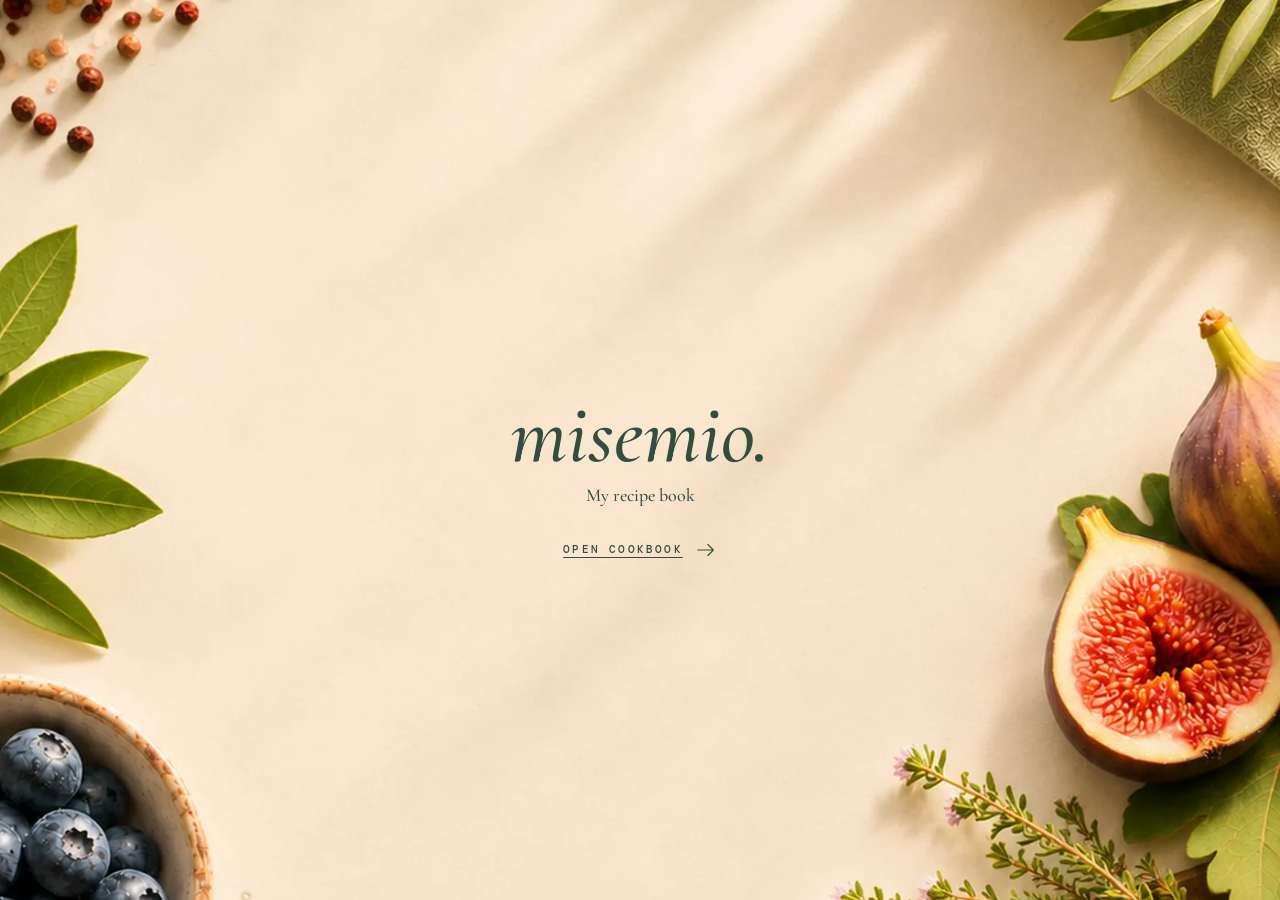
<file: index.html>
<!DOCTYPE html>
<html lang="en" data-theme="light">
<head>
<meta charset="utf-8">
<meta name="viewport" content="width=device-width, initial-scale=1, viewport-fit=cover">
<title>Misemio</title>
<link rel="preconnect" href="https://fonts.googleapis.com">
<link rel="stylesheet" href="https://fonts.googleapis.com/css2?family=Cormorant+Garamond:ital,wght@0,400;0,500;1,400;1,500&family=DM+Mono:wght@400;500&family=DM+Sans:opsz,wght@9..40,400;9..40,500&display=swap">
<link rel="stylesheet" href="assets/tokens.css">
<link rel="stylesheet" href="assets/components.css">
</head>
<body>
<div id="app"></div>
<script src="assets/ui.js"></script>
<script src="assets/data.js"></script>
<script src="assets/app.js"></script>
</body>
</html>
</file>
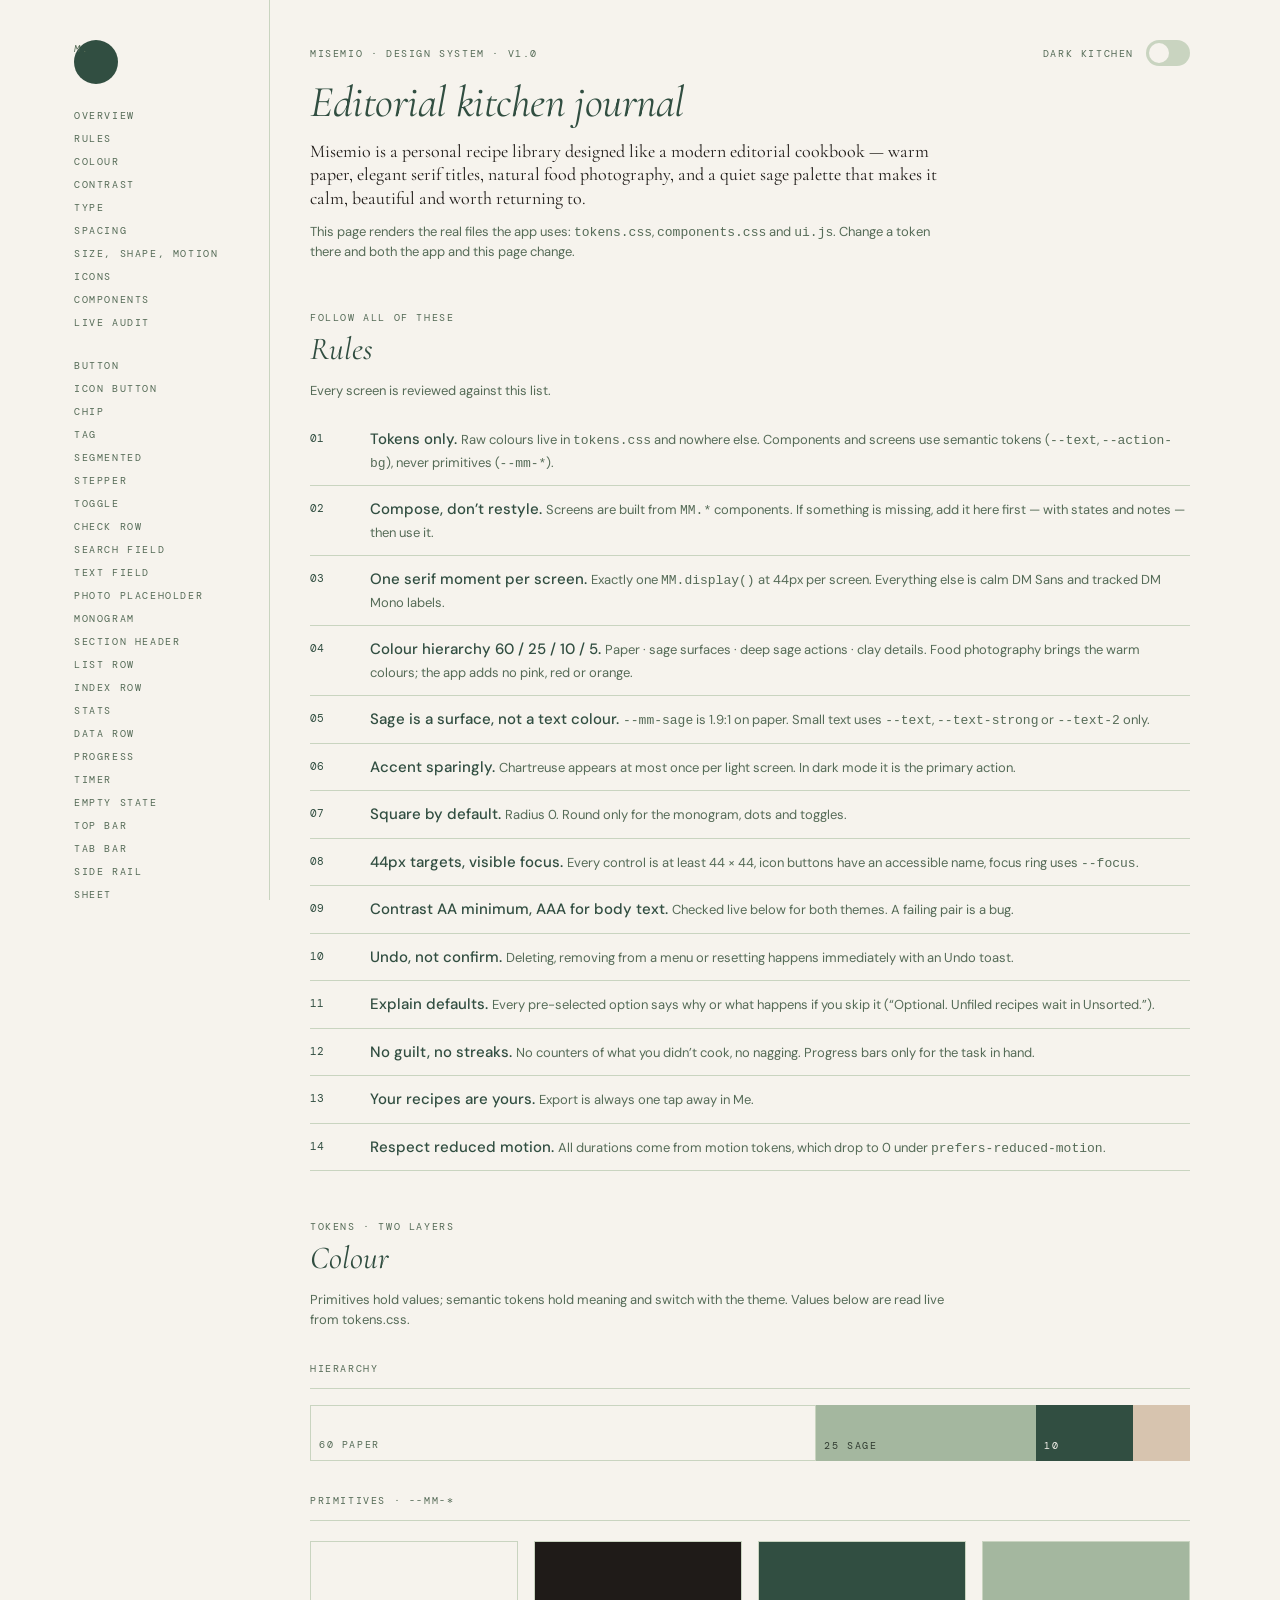
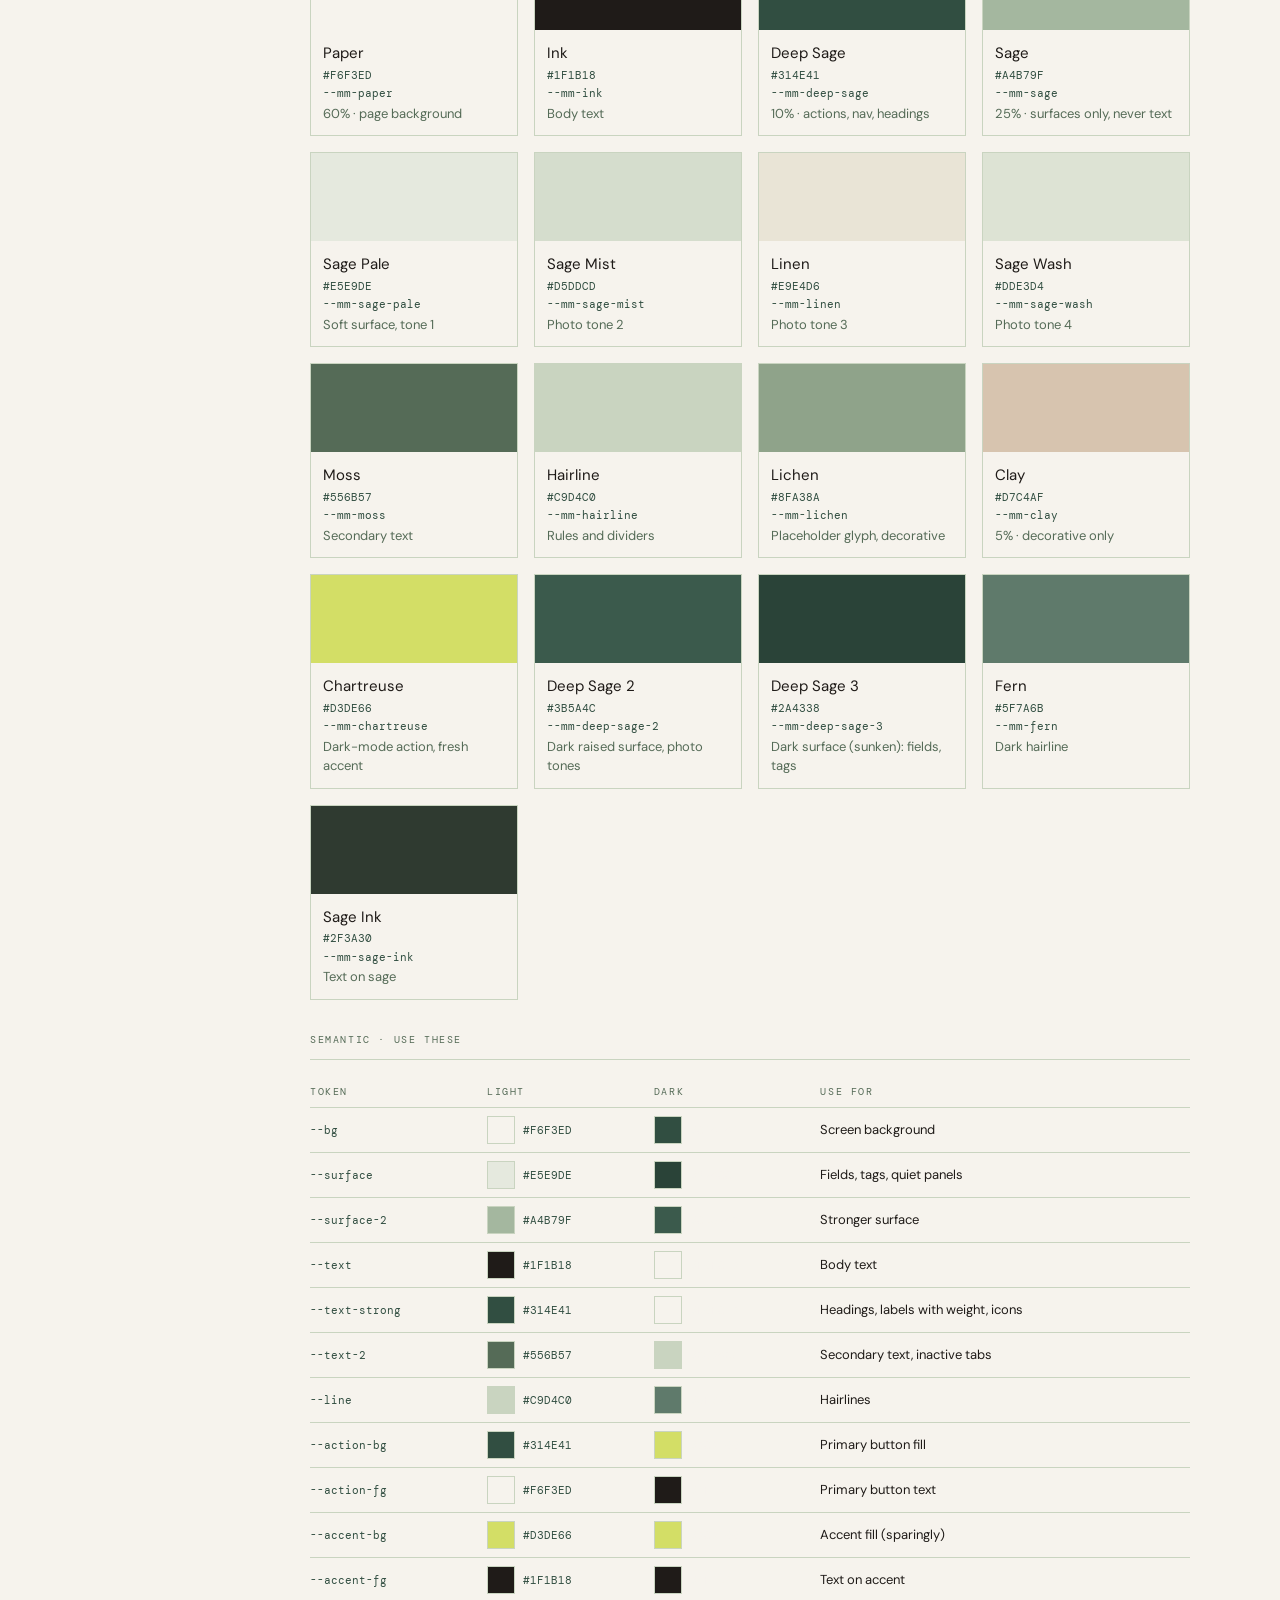
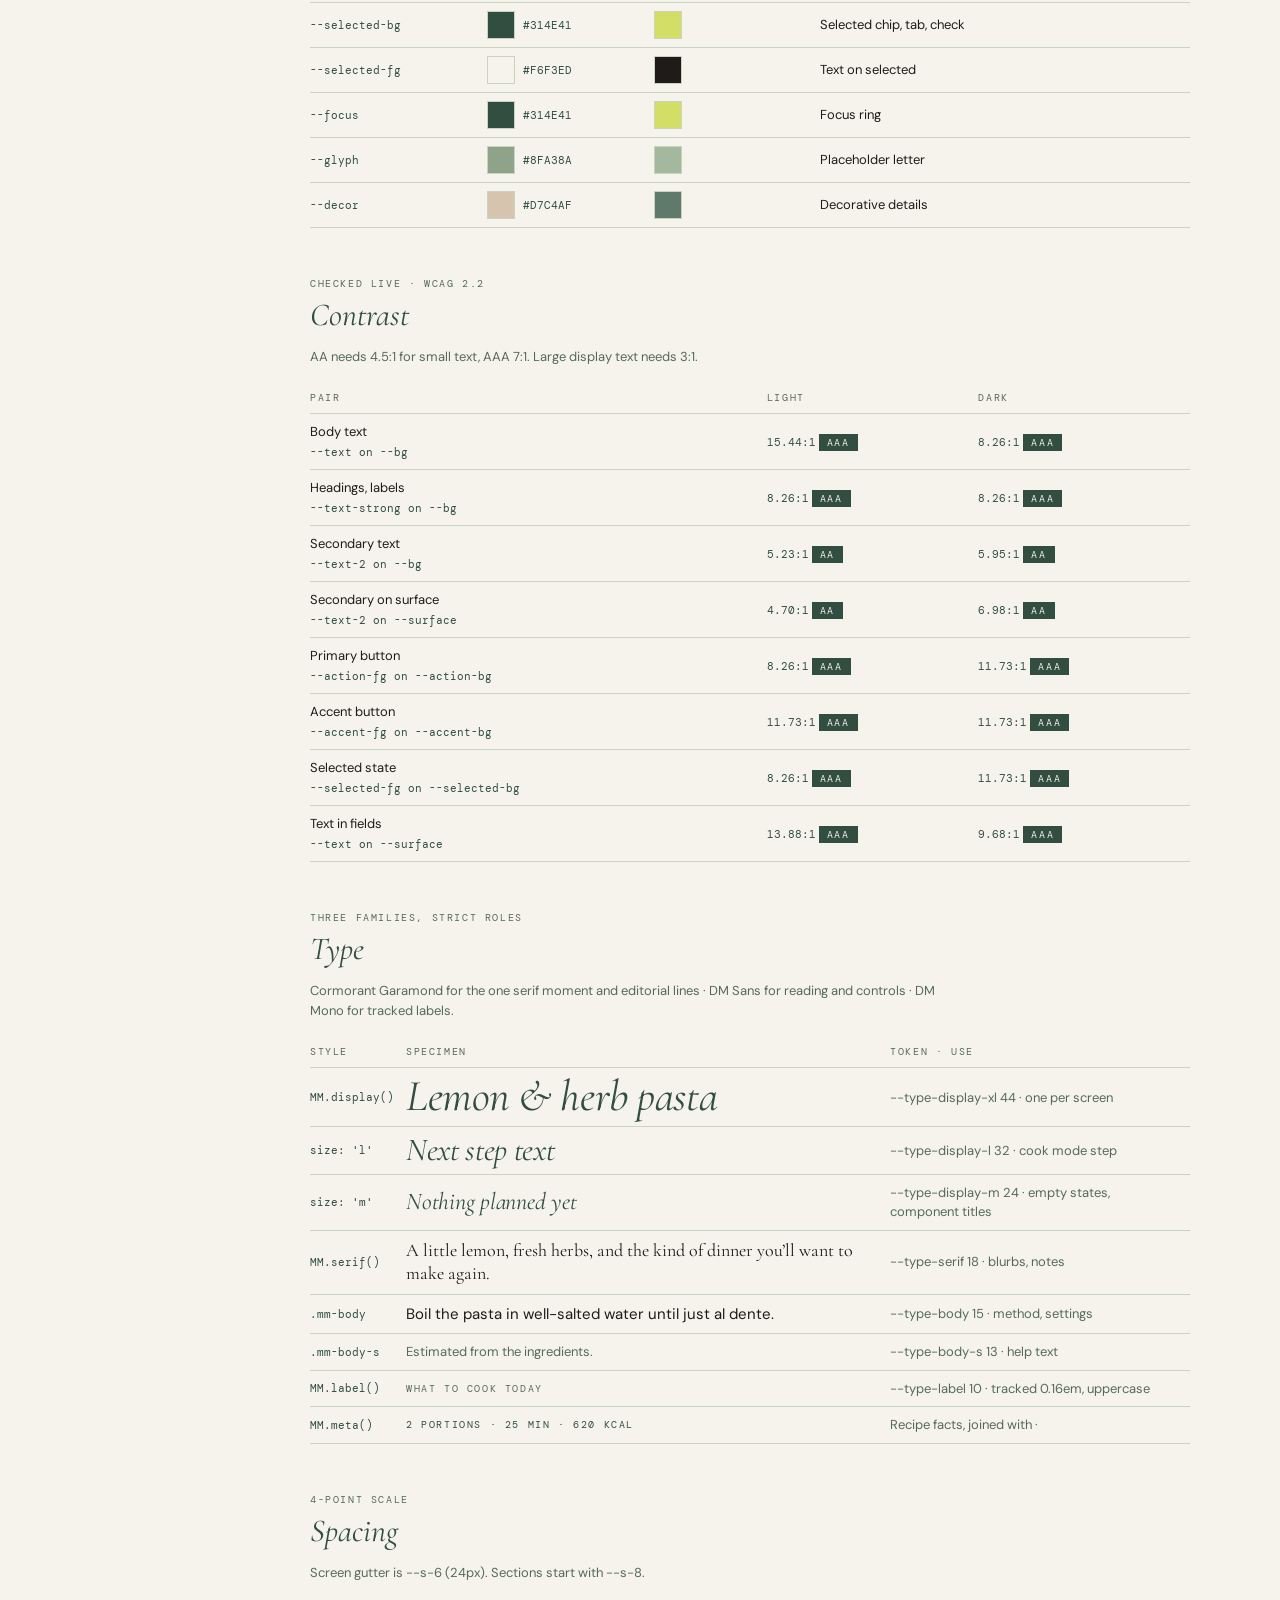
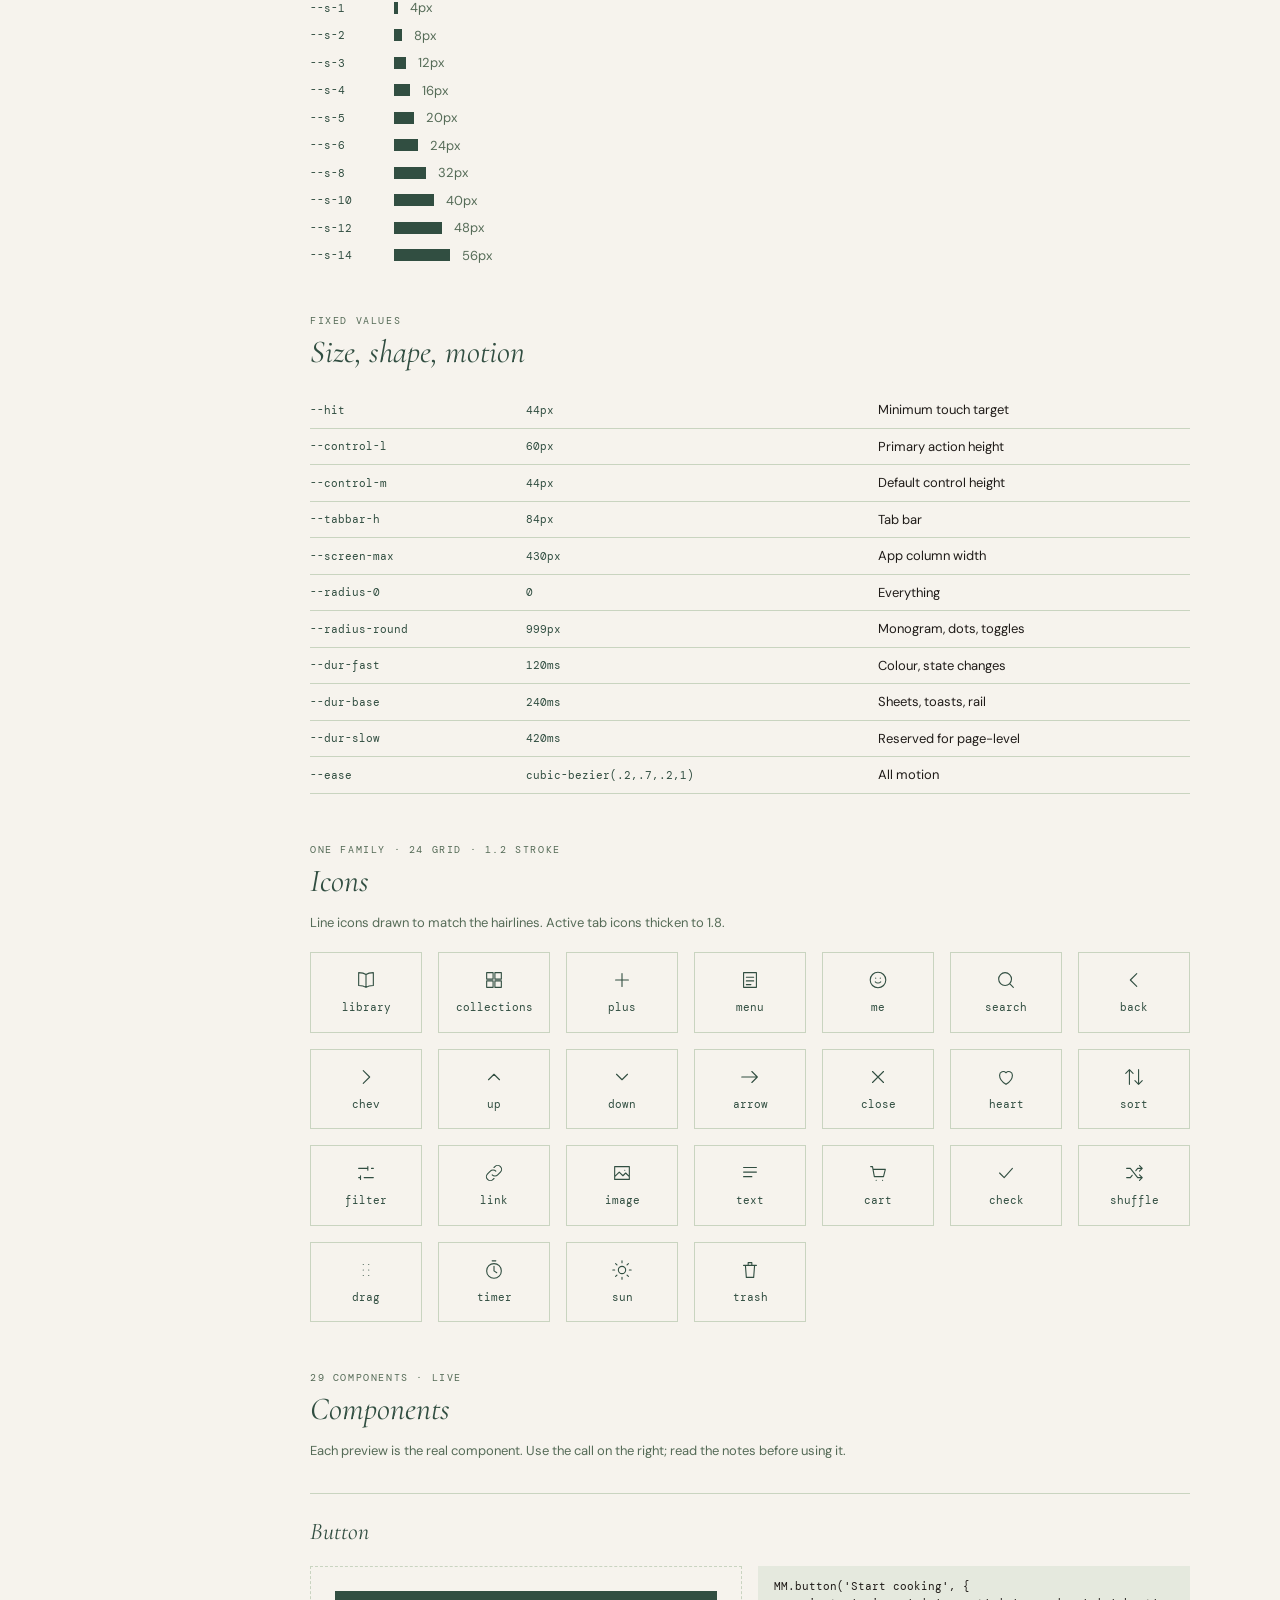
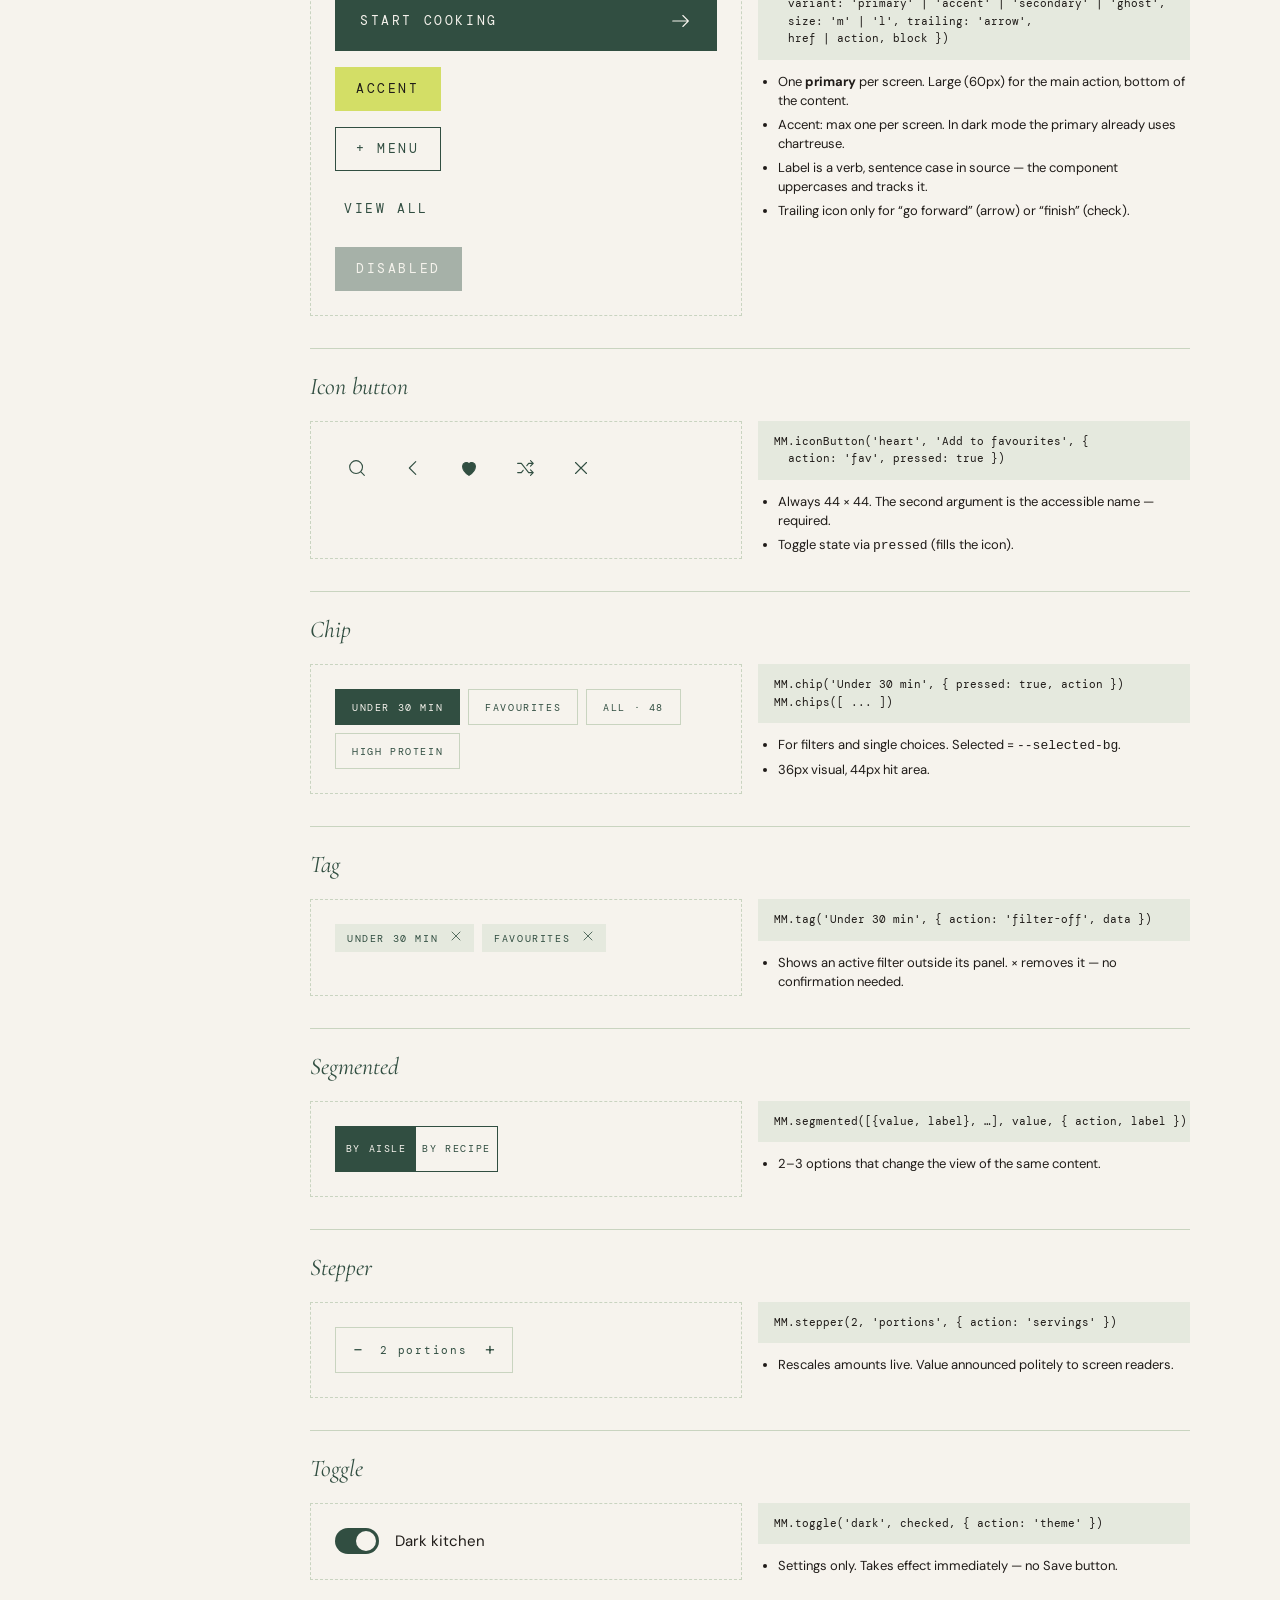
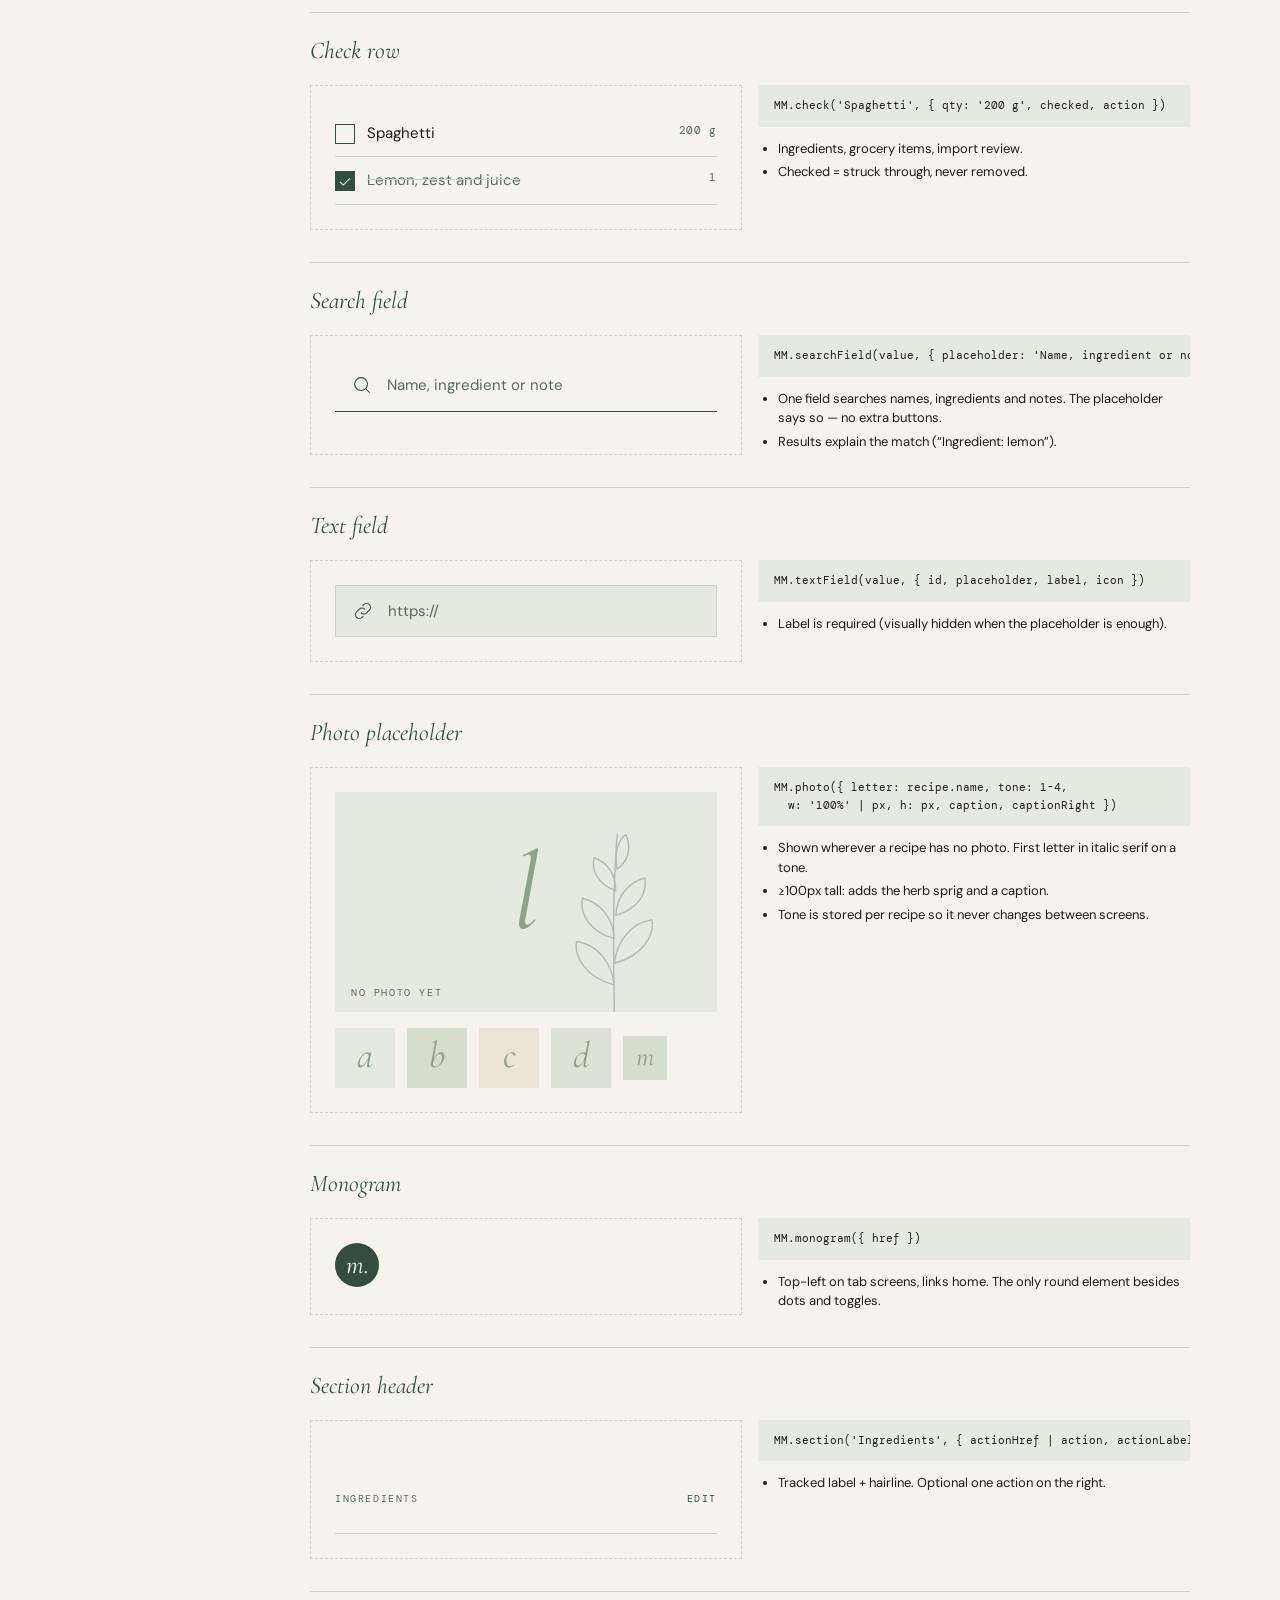
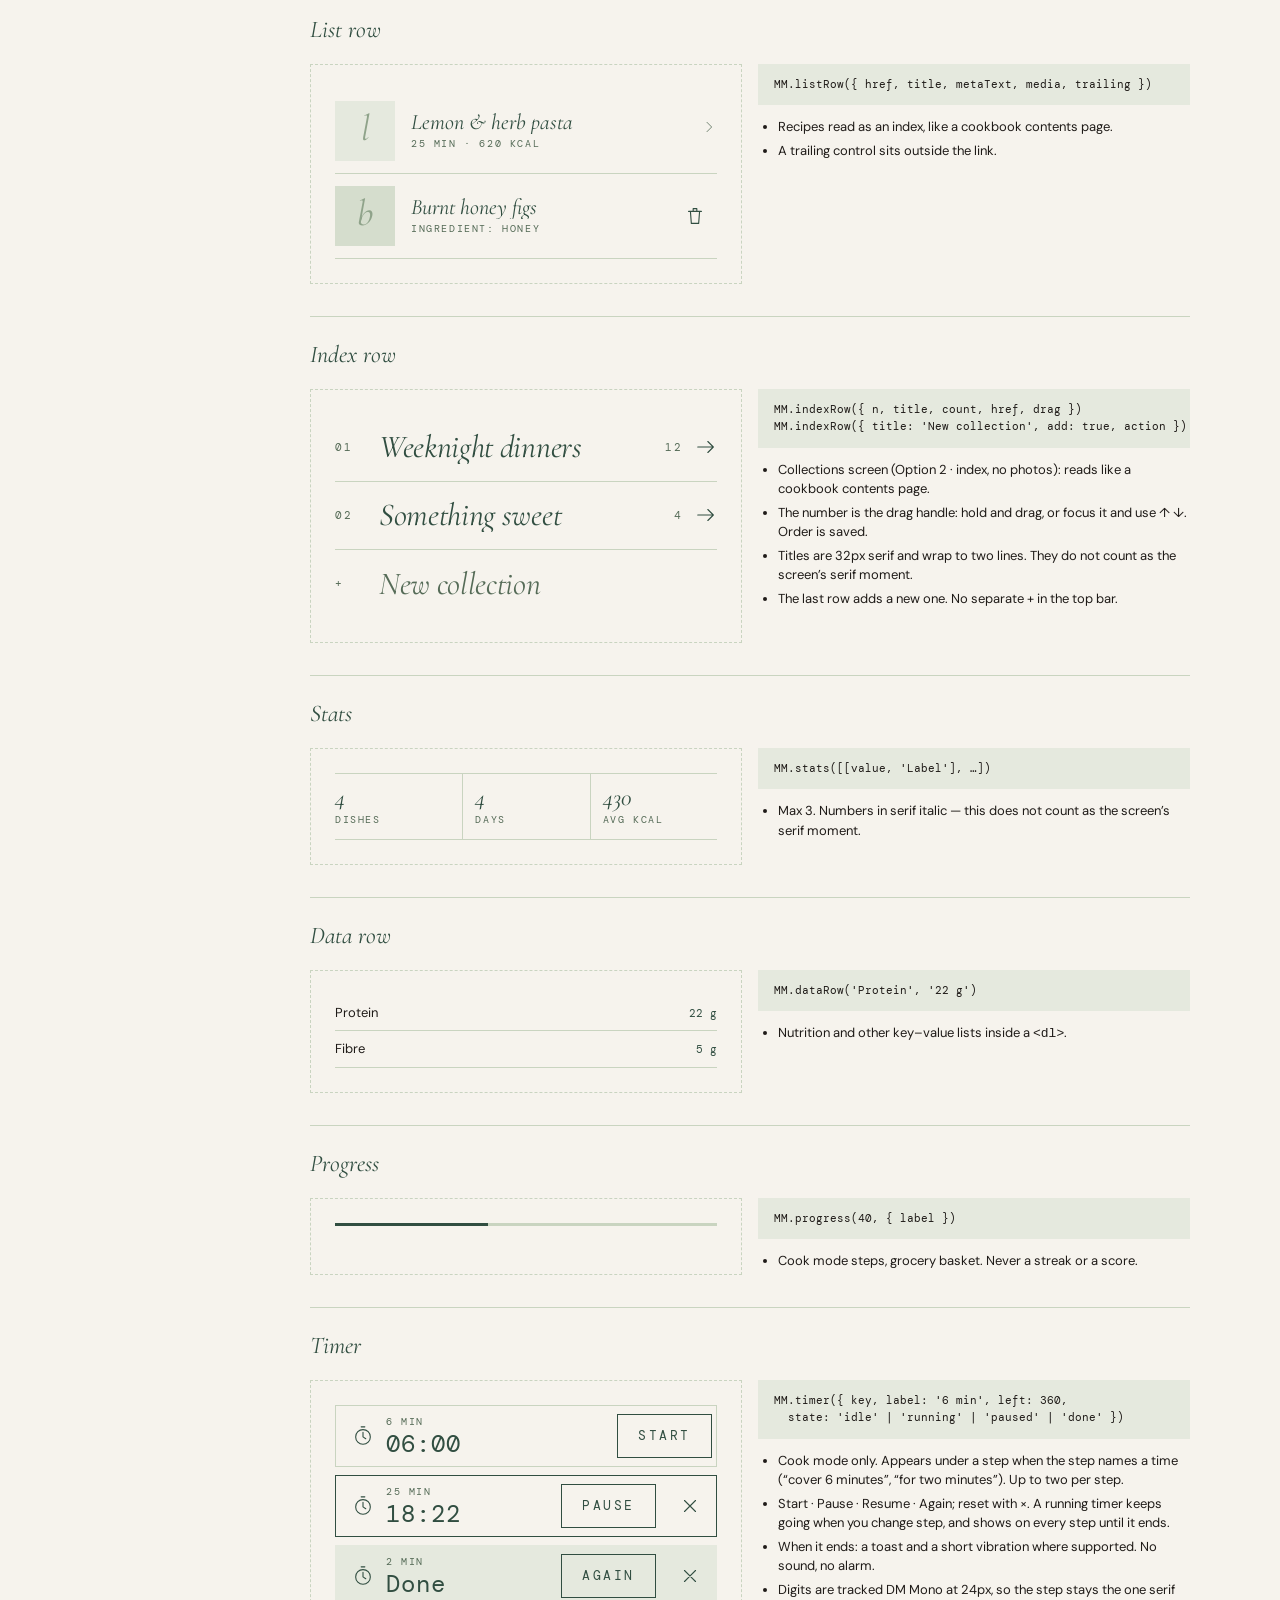
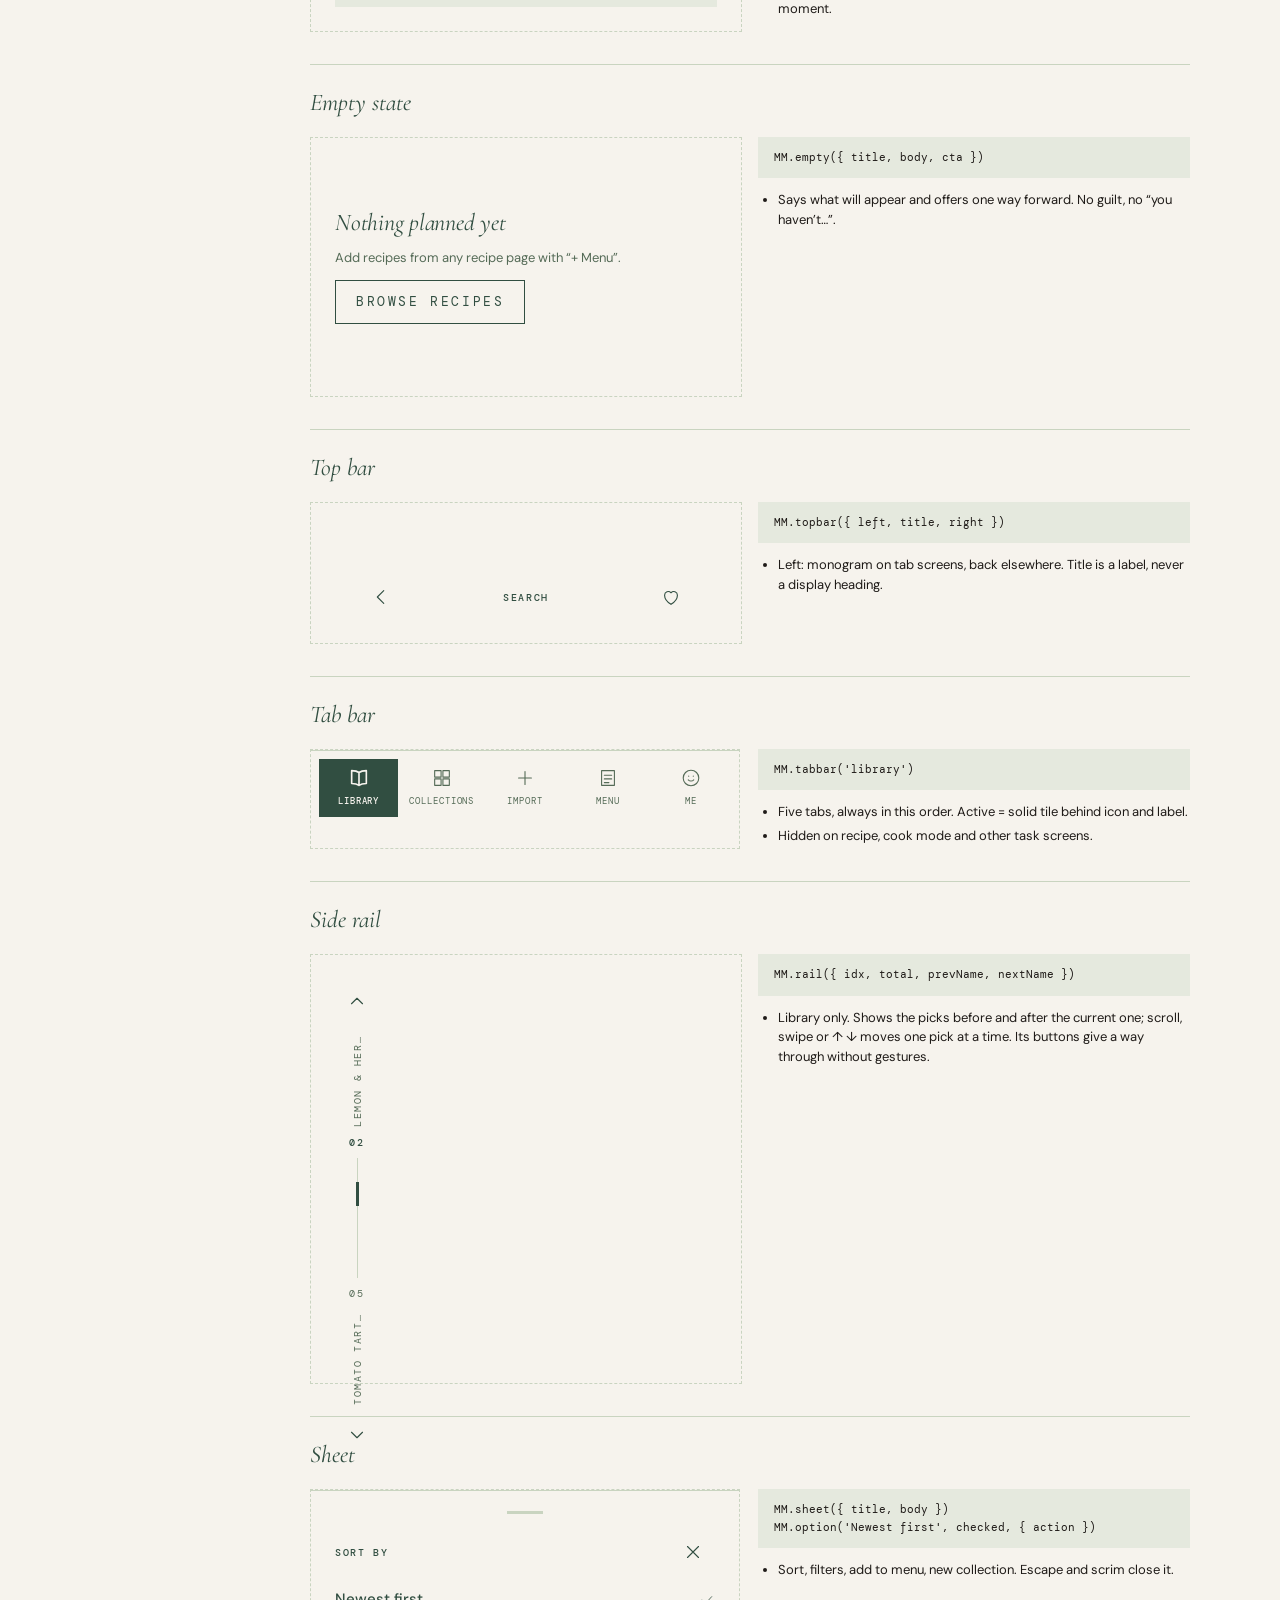
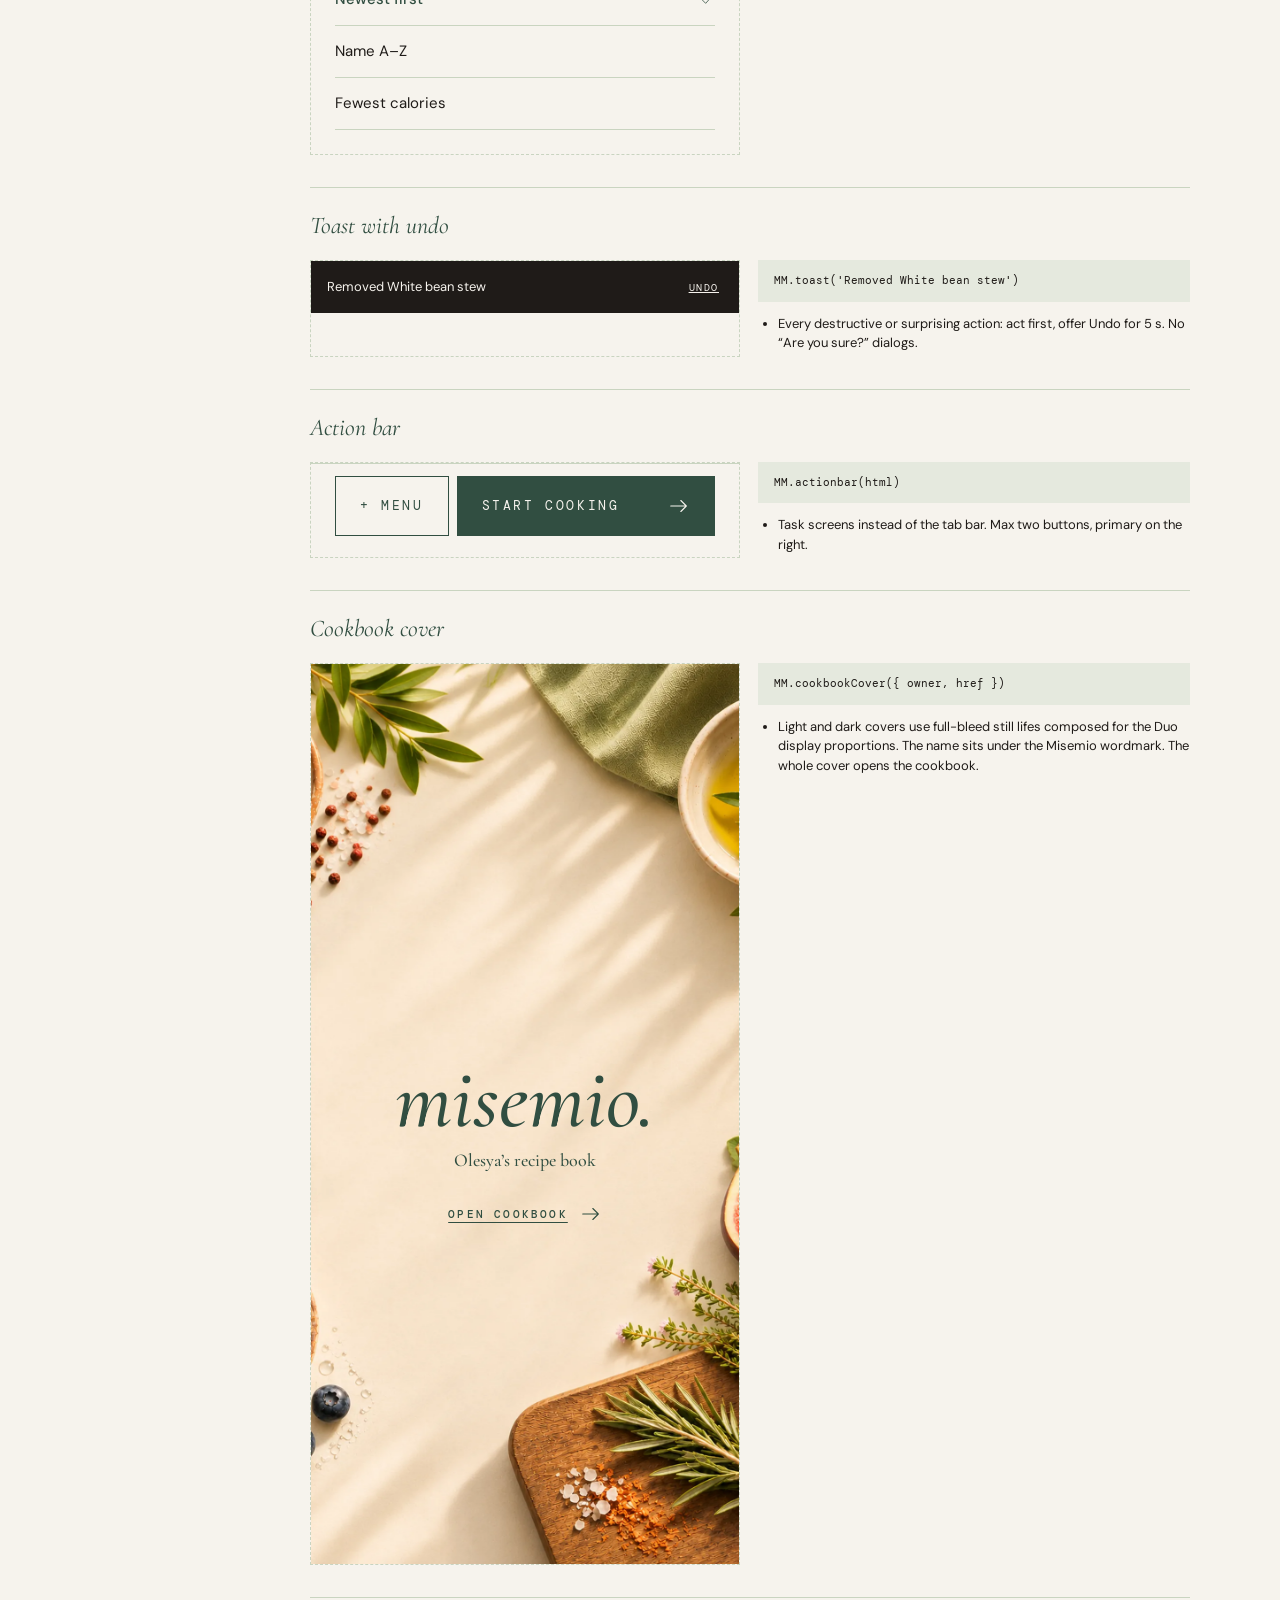
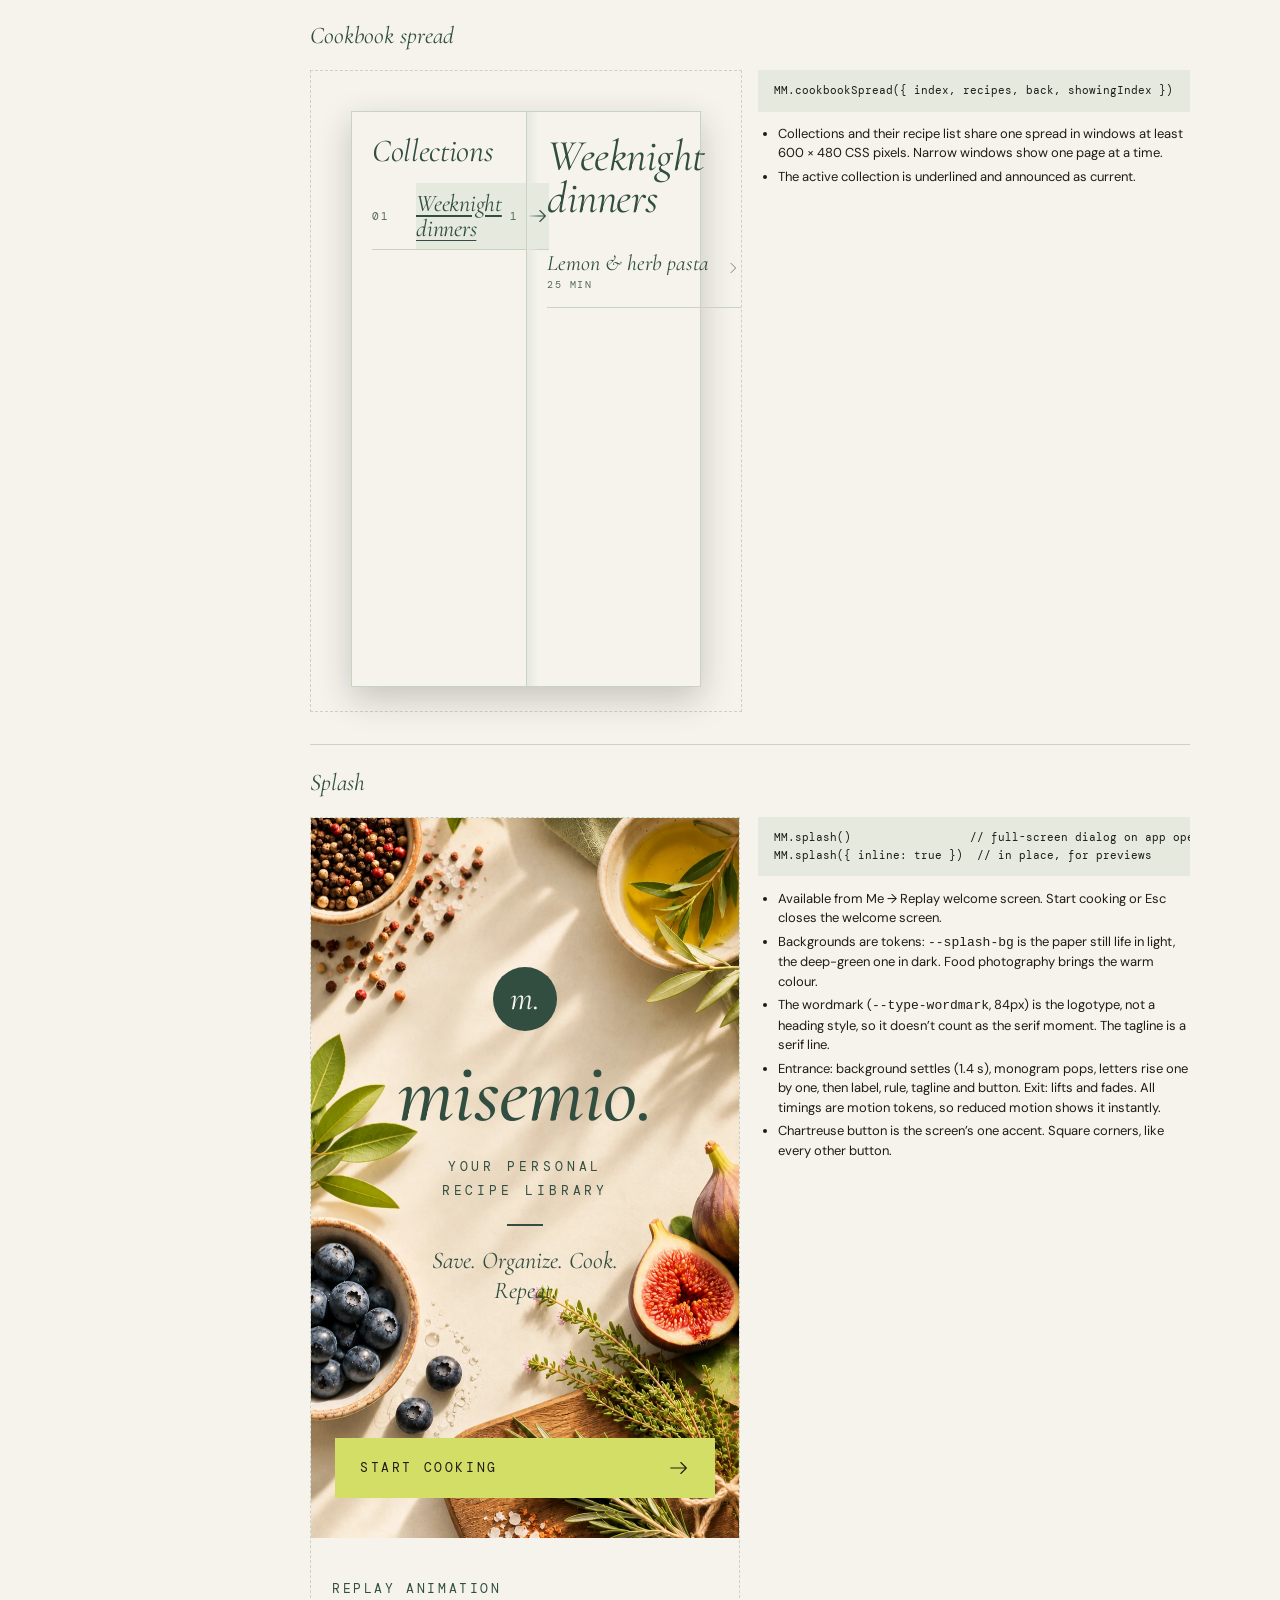
<file: ds/index.html>
<!DOCTYPE html>
<html lang="en" data-theme="light">
<head>
<meta charset="utf-8">
<meta name="viewport" content="width=device-width, initial-scale=1">
<title>Misemio — Design system</title>
<link rel="preconnect" href="https://fonts.googleapis.com">
<link rel="stylesheet" href="https://fonts.googleapis.com/css2?family=Cormorant+Garamond:ital,wght@0,400;0,500;1,400;1,500&family=DM+Mono:wght@400;500&family=DM+Sans:opsz,wght@9..40,400;9..40,500&display=swap">
<link rel="stylesheet" href="../assets/tokens.css">
<link rel="stylesheet" href="../assets/components.css">
<style>
  /* DS-page layout only. Tokens only — no raw colours here either. */
  .ds { display: grid; grid-template-columns: 220px minmax(0, 1fr); max-width: 1180px; margin: 0 auto; }
  .ds-nav { position: sticky; top: 0; height: 100dvh; overflow: auto; padding: var(--s-10) var(--s-6); border-right: var(--border) solid var(--line); }
  .ds-nav a { display: block; padding: var(--s-1) 0; text-decoration: none; color: var(--text-2); font-family: var(--font-label);
              font-size: var(--type-label); letter-spacing: var(--track-label); text-transform: uppercase; }
  .ds-nav a:hover { color: var(--text-strong); }
  .ds-nav .ds-group { margin-top: var(--s-5); }
  .ds-main { padding: var(--s-10) var(--s-10) var(--s-14); min-width: 0; }
  .ds-sec { padding-top: var(--s-12); }
  .ds-sec > h2 { font-family: var(--font-display); font-style: italic; font-weight: 400; font-size: var(--type-display-l);
                 color: var(--text-strong); margin: 0 0 var(--s-2); }
  .ds-sec > p, .ds-lead { max-width: 640px; }
  .ds-grid { display: grid; gap: var(--s-4); grid-template-columns: repeat(auto-fill, minmax(180px, 1fr)); margin-top: var(--s-5); }
  .ds-swatch { border: var(--border) solid var(--line); }
  .ds-swatch__chip { height: 88px; }
  .ds-swatch__body { padding: var(--s-3); display: flex; flex-direction: column; gap: 2px; }
  .ds-code { font-family: var(--font-label); font-size: var(--type-label-l); color: var(--text-strong); }
  .ds-pre { font-family: var(--font-label); font-size: var(--type-label-l); line-height: 1.6; background: var(--surface); color: var(--text);
            padding: var(--s-3) var(--s-4); margin: 0; overflow-x: auto; white-space: pre; }
  .ds-comp { margin-top: var(--s-8); border-top: var(--border) solid var(--line); padding-top: var(--s-5); display: grid; gap: var(--s-4);
             grid-template-columns: minmax(0, 1fr) minmax(0, 1fr); }
  .ds-comp h3 { grid-column: 1 / -1; margin: 0; font-family: var(--font-display); font-style: italic; font-weight: 400; font-size: var(--type-display-m); color: var(--text-strong); }
  .ds-stage { border: var(--border) dashed var(--line); padding: var(--s-6); display: flex; flex-direction: column; gap: var(--s-4); align-items: flex-start; min-width: 0; }
  .ds-stage--phone { max-width: var(--screen-max); padding: 0; align-items: stretch; }
  .ds-notes { display: flex; flex-direction: column; gap: var(--s-3); min-width: 0; }
  .ds-notes ul { margin: 0; padding-left: var(--s-5); font-size: var(--type-body-s); }
  .ds-notes li { margin-bottom: var(--s-1); }
  /* Overlays render in place on this page */
  .ds-stage .mm-tabbar, .ds-stage .mm-actionbar, .ds-stage .mm-toast, .ds-stage .mm-sheet, .ds-stage .mm-scrim {
    position: relative; left: auto; bottom: auto; transform: none; animation: none; max-width: none; width: 100%; inset: auto; }
  .ds-stage .mm-scrim { display: none; }
  .ds-table { width: 100%; border-collapse: collapse; margin-top: var(--s-4); font-size: var(--type-body-s); }
  .ds-table th, .ds-table td { text-align: left; padding: var(--s-2) var(--s-3) var(--s-2) 0; border-bottom: var(--border) solid var(--line); vertical-align: middle; }
  .ds-table th { font-family: var(--font-label); font-size: var(--type-label); letter-spacing: var(--track-label); text-transform: uppercase; color: var(--text-2); font-weight: 400; }
  .ds-pill { font-family: var(--font-label); font-size: var(--type-label); letter-spacing: var(--track-label); padding: 2px var(--s-2); }
  .ds-pill--ok { background: var(--selected-bg); color: var(--selected-fg); }
  .ds-pill--warn { border: var(--border) solid var(--text-strong); color: var(--text-strong); }
  .ds-bar { display: flex; height: 56px; margin-top: var(--s-4); }
  .ds-bar > div { display: flex; align-items: flex-end; padding: var(--s-2); }
  .ds-rules { counter-reset: r; list-style: none; padding: 0; margin: var(--s-4) 0 0; display: grid; gap: 0; }
  .ds-rules li { counter-increment: r; display: grid; grid-template-columns: 48px 1fr; gap: var(--s-3); padding: var(--s-3) 0; border-bottom: var(--border) solid var(--line); }
  .ds-rules li::before { content: counter(r, decimal-leading-zero); font-family: var(--font-label); font-size: var(--type-label-l); color: var(--text-strong); padding-top: 2px; }
  .ds-rules b { font-weight: 500; color: var(--text-strong); }
  @media (max-width: 860px) {
    .ds { grid-template-columns: 1fr; }
    .ds-nav { position: static; height: auto; border-right: 0; border-bottom: var(--border) solid var(--line); display: flex; flex-wrap: wrap; gap: var(--s-1) var(--s-4); padding: var(--s-5) var(--gutter); }
    .ds-nav .ds-group { margin-top: 0; width: 100%; }
    .ds-main { padding: var(--s-6) var(--gutter) var(--s-14); }
    .ds-comp { grid-template-columns: 1fr; }
  }
</style>
</head>
<body>
<div class="ds">
  <nav class="ds-nav" aria-label="Design system sections" id="nav"></nav>
  <main class="ds-main" id="main"></main>
</div>
<script src="../assets/ui.js"></script>
<script>
(function () {
  const M = window.MM;
  const css = (n, el = document.documentElement) => getComputedStyle(el).getPropertyValue(n).trim();

  /* ---- contrast (WCAG 2.x) ------------------------------------------------ */
  const toRgb = (v) => { const c = document.createElement('canvas').getContext('2d'); c.fillStyle = v; const h = c.fillStyle;
    if (h.startsWith('#')) return [1, 3, 5].map((i) => parseInt(h.slice(i, i + 2), 16));
    return h.match(/\d+(\.\d+)?/g).slice(0, 3).map(Number); };
  const lum = (rgb) => { const [r, g, b] = rgb.map((x) => { x /= 255; return x <= 0.03928 ? x / 12.92 : ((x + 0.055) / 1.055) ** 2.4; }); return 0.2126 * r + 0.7152 * g + 0.0722 * b; };
  const ratio = (a, b) => { const [x, y] = [lum(toRgb(a)), lum(toRgb(b))].sort((p, q) => q - p); return (x + 0.05) / (y + 0.05); };
  const hex = (v) => { const [r, g, b] = toRgb(v); return '#' + [r, g, b].map((n) => n.toString(16).padStart(2, '0')).join('').toUpperCase(); };

  /* ---- data ---------------------------------------------------------------- */
  const PRIMS = [
    ['--mm-paper', 'Paper', '60% · page background'], ['--mm-ink', 'Ink', 'Body text'], ['--mm-deep-sage', 'Deep Sage', '10% · actions, nav, headings'],
    ['--mm-sage', 'Sage', '25% · surfaces only, never text'], ['--mm-sage-pale', 'Sage Pale', 'Soft surface, tone 1'], ['--mm-sage-mist', 'Sage Mist', 'Photo tone 2'],
    ['--mm-linen', 'Linen', 'Photo tone 3'], ['--mm-sage-wash', 'Sage Wash', 'Photo tone 4'], ['--mm-moss', 'Moss', 'Secondary text'],
    ['--mm-hairline', 'Hairline', 'Rules and dividers'], ['--mm-lichen', 'Lichen', 'Placeholder glyph, decorative'], ['--mm-clay', 'Clay', '5% · decorative only'],
    ['--mm-chartreuse', 'Chartreuse', 'Dark-mode action, fresh accent'], ['--mm-deep-sage-2', 'Deep Sage 2', 'Dark raised surface, photo tones'], ['--mm-deep-sage-3', 'Deep Sage 3', 'Dark surface (sunken): fields, tags'],
    ['--mm-fern', 'Fern', 'Dark hairline'], ['--mm-sage-ink', 'Sage Ink', 'Text on sage']
  ];
  const SEM = [
    ['--bg', 'Screen background'], ['--surface', 'Fields, tags, quiet panels'], ['--surface-2', 'Stronger surface'], ['--text', 'Body text'],
    ['--text-strong', 'Headings, labels with weight, icons'], ['--text-2', 'Secondary text, inactive tabs'], ['--line', 'Hairlines'],
    ['--action-bg', 'Primary button fill'], ['--action-fg', 'Primary button text'], ['--accent-bg', 'Accent fill (sparingly)'], ['--accent-fg', 'Text on accent'],
    ['--selected-bg', 'Selected chip, tab, check'], ['--selected-fg', 'Text on selected'], ['--focus', 'Focus ring'], ['--glyph', 'Placeholder letter'], ['--decor', 'Decorative details']
  ];
  const PAIRS = [['--text', '--bg', 'Body text'], ['--text-strong', '--bg', 'Headings, labels'], ['--text-2', '--bg', 'Secondary text'], ['--text-2', '--surface', 'Secondary on surface'],
    ['--action-fg', '--action-bg', 'Primary button'], ['--accent-fg', '--accent-bg', 'Accent button'], ['--selected-fg', '--selected-bg', 'Selected state'], ['--text', '--surface', 'Text in fields']];

  /* ---- builders ----------------------------------------------------------- */
  const sec = (id, title, lead, body) => `<section class="ds-sec" id="${id}" aria-labelledby="${id}-h">${M.label(lead[0])}<h2 id="${id}-h">${title}</h2>${lead[1] ? `<p class="mm-body-s">${lead[1]}</p>` : ''}${body}</section>`;
  const comp = (name, preview, usage, notes, { phone } = {}) => `<div class="ds-comp" id="c-${name.toLowerCase().replace(/[^a-z]+/g, '-')}"><h3>${name}</h3>
    <div class="ds-stage${phone ? ' ds-stage--phone' : ''}">${preview}</div>
    <div class="ds-notes"><pre class="ds-pre">${M.esc(usage)}</pre><ul>${notes.map((n) => `<li>${n}</li>`).join('')}</ul></div></div>`;

  const COMPS = [
    ['Button', `${M.button('Start cooking', { size: 'l', trailing: 'arrow', block: true })}${M.button('Accent', { variant: 'accent' })}${M.button('+ Menu', { variant: 'secondary' })}${M.button('View all', { variant: 'ghost' })}${M.button('Disabled', { disabled: true })}`,
      "MM.button('Start cooking', {\n  variant: 'primary' | 'accent' | 'secondary' | 'ghost',\n  size: 'm' | 'l', trailing: 'arrow',\n  href | action, block })",
      ['One <b>primary</b> per screen. Large (60px) for the main action, bottom of the content.', 'Accent: max one per screen. In dark mode the primary already uses chartreuse.', 'Label is a verb, sentence case in source — the component uppercases and tracks it.', 'Trailing icon only for “go forward” (arrow) or “finish” (check).']],
    ['Icon button', `<div class="mm-row">${M.iconButton('search', 'Search')}${M.iconButton('back', 'Back')}${M.iconButton('heart', 'Favourite', { pressed: true })}${M.iconButton('shuffle', 'Shuffle')}${M.iconButton('close', 'Close')}</div>`,
      "MM.iconButton('heart', 'Add to favourites', {\n  action: 'fav', pressed: true })",
      ['Always 44 × 44. The second argument is the accessible name — required.', 'Toggle state via <code>pressed</code> (fills the icon).']],
    ['Chip', M.chips([M.chip('Under 30 min', { pressed: true }), M.chip('Favourites'), M.chip('All', { count: 48 }), M.chip('High protein')]),
      "MM.chip('Under 30 min', { pressed: true, action })\nMM.chips([ ... ])",
      ['For filters and single choices. Selected = <code>--selected-bg</code>.', '36px visual, 44px hit area.']],
    ['Tag', M.chips([M.tag('Under 30 min'), M.tag('Favourites')]), "MM.tag('Under 30 min', { action: 'filter-off', data })",
      ['Shows an active filter outside its panel. × removes it — no confirmation needed.']],
    ['Segmented', M.segmented([{ value: 'a', label: 'By aisle' }, { value: 'r', label: 'By recipe' }], 'a', { label: 'Group by' }),
      "MM.segmented([{value, label}, …], value, { action, label })", ['2–3 options that change the view of the same content.']],
    ['Stepper', M.stepper(2, 'portions', { label: 'Portions' }), "MM.stepper(2, 'portions', { action: 'servings' })", ['Rescales amounts live. Value announced politely to screen readers.']],
    ['Toggle', `<label class="mm-row" style="gap:var(--s-4)">${M.toggle('t1', true)}<span class="mm-body">Dark kitchen</span></label>`, "MM.toggle('dark', checked, { action: 'theme' })", ['Settings only. Takes effect immediately — no Save button.']],
    ['Check row', `<div style="width:100%">${M.check('Spaghetti', { qty: '200 g' })}${M.check('Lemon, zest and juice', { qty: '1', checked: true })}</div>`,
      "MM.check('Spaghetti', { qty: '200 g', checked, action })", ['Ingredients, grocery items, import review.', 'Checked = struck through, never removed.']],
    ['Search field', `<div style="width:100%">${M.searchField('')}</div>`, "MM.searchField(value, { placeholder: 'Name, ingredient or note' })",
      ['One field searches names, ingredients and notes. The placeholder says so — no extra buttons.', 'Results explain the match (“Ingredient: lemon”).']],
    ['Text field', `<div style="width:100%">${M.textField('', { placeholder: 'https://', label: 'Recipe link', icon: 'link' })}</div>`, "MM.textField(value, { id, placeholder, label, icon })", ['Label is required (visually hidden when the placeholder is enough).']],
    ['Photo placeholder', `<div style="width:100%">${M.photo({ letter: 'Lemon', h: 220, caption: 'No photo yet' })}</div><div class="mm-row">${[1, 2, 3, 4].map((t) => M.photo({ letter: 'abcd'[t - 1], tone: t, w: 60, h: 60 })).join('')}${M.photo({ letter: 'm', tone: 2, w: 44, h: 44 })}</div>`,
      "MM.photo({ letter: recipe.name, tone: 1-4,\n  w: '100%' | px, h: px, caption, captionRight })",
      ['Shown wherever a recipe has no photo. First letter in italic serif on a tone.', '≥100px tall: adds the herb sprig and a caption.', 'Tone is stored per recipe so it never changes between screens.']],
    ['Monogram', M.monogram(), 'MM.monogram({ href })', ['Top-left on tab screens, links home. The only round element besides dots and toggles.']],
    ['Section header', `<div style="width:100%">${M.section('Ingredients', { action: 'x', actionLabel: 'Edit' })}</div>`, "MM.section('Ingredients', { actionHref | action, actionLabel })", ['Tracked label + hairline. Optional one action on the right.']],
    ['List row', `<div style="width:100%">${M.list([M.listRow({ href: '#', title: 'Lemon & herb pasta', metaText: '25 min · 620 kcal', media: M.photo({ letter: 'l', w: 60, h: 60 }) }), M.listRow({ href: '#', title: 'Burnt honey figs', metaText: 'Ingredient: honey', media: M.photo({ letter: 'b', tone: 2, w: 60, h: 60 }), trailing: M.iconButton('trash', 'Remove') })])}</div>`,
      "MM.listRow({ href, title, metaText, media, trailing })", ['Recipes read as an index, like a cookbook contents page.', 'A trailing control sits outside the link.']],
    ['Index row', `<div style="width:100%">${M.list([M.indexRow({ n: 1, title: 'Weeknight dinners', count: 12, href: '#', drag: 'demo-a' }), M.indexRow({ n: 2, title: 'Something sweet', count: 4, href: '#', drag: 'demo-b' }), M.indexRow({ title: 'New collection', add: true })])}</div>`,
      "MM.indexRow({ n, title, count, href, drag })\nMM.indexRow({ title: 'New collection', add: true, action })", ['Collections screen (Option 2 · index, no photos): reads like a cookbook contents page.', 'The number is the drag handle: hold and drag, or focus it and use ↑ ↓. Order is saved.', 'Titles are 32px serif and wrap to two lines. They do not count as the screen’s serif moment.', 'The last row adds a new one. No separate + in the top bar.']],
    ['Stats', `<div style="width:100%">${M.stats([[4, 'Dishes'], [4, 'Days'], [430, 'Avg kcal']])}</div>`, "MM.stats([[value, 'Label'], …])", ['Max 3. Numbers in serif italic — this does not count as the screen’s serif moment.']],
    ['Data row', `<dl style="width:100%;margin:0">${M.dataRow('Protein', '22 g')}${M.dataRow('Fibre', '5 g')}</dl>`, "MM.dataRow('Protein', '22 g')", ['Nutrition and other key–value lists inside a <code>&lt;dl&gt;</code>.']],
    ['Progress', `<div style="width:100%">${M.progress(40, { label: 'Progress' })}</div>`, "MM.progress(40, { label })", ['Cook mode steps, grocery basket. Never a streak or a score.']],
    ['Timer', `<div class="mm-timers" style="width:100%">${M.timer({ key: 'd1', label: '6 min', left: 360 })}${M.timer({ key: 'd2', label: '25 min', left: 1102, state: 'running' })}${M.timer({ key: 'd3', label: '2 min', left: 0, state: 'done' })}</div>`,
      "MM.timer({ key, label: '6 min', left: 360,\n  state: 'idle' | 'running' | 'paused' | 'done' })", ['Cook mode only. Appears under a step when the step names a time (“cover 6 minutes”, “for two minutes”). Up to two per step.', 'Start · Pause · Resume · Again; reset with ×. A running timer keeps going when you change step, and shows on every step until it ends.', 'When it ends: a toast and a short vibration where supported. No sound, no alarm.', 'Digits are tracked DM Mono at 24px, so the step stays the one serif moment.']],
    ['Empty state', M.empty({ title: 'Nothing planned yet', body: 'Add recipes from any recipe page with “+ Menu”.', cta: M.button('Browse recipes', { variant: 'secondary' }) }),
      "MM.empty({ title, body, cta })", ['Says what will appear and offers one way forward. No guilt, no “you haven’t…”.']],
    ['Top bar', `<div style="width:100%">${M.topbar({ left: M.iconButton('back', 'Back'), title: M.label('Search', { tag: 'span', strong: true }), right: M.iconButton('heart', 'Favourite') })}</div>`,
      "MM.topbar({ left, title, right })", ['Left: monogram on tab screens, back elsewhere. Title is a label, never a display heading.']],
    ['Tab bar', M.tabbar('library', { fixed: false }), "MM.tabbar('library')", ['Five tabs, always in this order. Active = solid tile behind icon and label.', 'Hidden on recipe, cook mode and other task screens.'], { phone: true }],
    ['Side rail', `<div style="height:380px">${M.rail({ idx: 1, total: 5, prevName: 'Lemon & herb pasta', nextName: 'Tomato tarte fine' })}</div>`,
      "MM.rail({ idx, total, prevName, nextName })", ['Library only. Shows the picks before and after the current one; scroll, swipe or ↑ ↓ moves one pick at a time. Its buttons give a way through without gestures.']],
    ['Sheet', M.sheet({ title: 'Sort by', body: `<div role="menu">${M.option('Newest first', true)}${M.option('Name A–Z', false)}${M.option('Fewest calories', false)}</div>` }),
      "MM.sheet({ title, body })\nMM.option('Newest first', checked, { action })", ['Sort, filters, add to menu, new collection. Escape and scrim close it.'], { phone: true }],
    ['Toast with undo', M.toast('Removed White bean stew'), "MM.toast('Removed White bean stew')", ['Every destructive or surprising action: act first, offer Undo for 5 s. No “Are you sure?” dialogs.'], { phone: true }],
    ['Action bar', M.actionbar(M.button('+ Menu', { variant: 'secondary', size: 'l' }) + M.button('Start cooking', { size: 'l', trailing: 'arrow', block: true })), "MM.actionbar(html)", ['Task screens instead of the tab bar. Max two buttons, primary on the right.'], { phone: true }],
    ['Cookbook cover', M.cookbookCover({ owner: 'Olesya', href: '../index.html#collections' }), "MM.cookbookCover({ owner, href })", ['Light and dark covers use full-bleed still lifes composed for the Duo display proportions. The name sits under the Misemio wordmark. The whole cover opens the cookbook.'], { phone: true }],
    ['Cookbook spread', M.cookbookSpread({
      showingIndex: false,
      back: M.button('Collections', { href: '../index.html#collections', variant: 'ghost' }),
      index: M.display('Collections', { size: 'l' }) + M.list([M.indexRow({ n: 1, title: 'Weeknight dinners', count: 1, href: '../index.html#collection-dinner', current: true })]),
      recipes: '<h2 id="cookbook-recipes-title" class="mm-display">Weeknight dinners</h2>' + M.list([M.listRow({ title: 'Lemon & herb pasta', href: '../index.html#recipe-lemon-pasta', metaText: '25 min' })])
    }), "MM.cookbookSpread({ index, recipes, back, showingIndex })", ['Collections and their recipe list share one spread in windows at least 600 × 480 CSS pixels. Narrow windows show one page at a time.', 'The active collection is underlined and announced as current.']],
    ['Splash', `<div id="ds-splash" style="width:100%">${M.splash({ inline: true })}</div><div style="padding:var(--s-3)">${M.button('Replay animation', { variant: 'ghost', action: 'ds-splash-replay' })}</div>`,
      "MM.splash()                 // full-screen dialog on app open\nMM.splash({ inline: true })  // in place, for previews",
      ['Available from Me → Replay welcome screen. Start cooking or Esc closes the welcome screen.', 'Backgrounds are tokens: <code>--splash-bg</code> is the paper still life in light, the deep-green one in dark. Food photography brings the warm colour.', 'The wordmark (<code>--type-wordmark</code>, 84px) is the logotype, not a heading style, so it doesn’t count as the serif moment. The tagline is a serif line.', 'Entrance: background settles (1.4 s), monogram pops, letters rise one by one, then label, rule, tagline and button. Exit: lifts and fades. All timings are motion tokens, so reduced motion shows it instantly.', 'Chartreuse button is the screen’s one accent. Square corners, like every other button.'], { phone: true }]
  ];
  document.addEventListener('click', (e) => {
    if (!e.target.closest('[data-action="ds-splash-replay"]')) return;
    const box = document.getElementById('ds-splash'); box.innerHTML = ''; requestAnimationFrame(() => { box.innerHTML = M.splash({ inline: true }); });
  });

  const RULES = [
    ['Tokens only.', 'Raw colours live in <code>tokens.css</code> and nowhere else. Components and screens use semantic tokens (<code>--text</code>, <code>--action-bg</code>), never primitives (<code>--mm-*</code>).'],
    ['Compose, don’t restyle.', 'Screens are built from <code>MM.*</code> components. If something is missing, add it here first — with states and notes — then use it.'],
    ['One serif moment per screen.', 'Exactly one <code>MM.display()</code> at 44px per screen. Everything else is calm DM Sans and tracked DM Mono labels.'],
    ['Colour hierarchy 60 / 25 / 10 / 5.', 'Paper · sage surfaces · deep sage actions · clay details. Food photography brings the warm colours; the app adds no pink, red or orange.'],
    ['Sage is a surface, not a text colour.', '<code>--mm-sage</code> is 1.9:1 on paper. Small text uses <code>--text</code>, <code>--text-strong</code> or <code>--text-2</code> only.'],
    ['Accent sparingly.', 'Chartreuse appears at most once per light screen. In dark mode it is the primary action.'],
    ['Square by default.', 'Radius 0. Round only for the monogram, dots and toggles.'],
    ['44px targets, visible focus.', 'Every control is at least 44 × 44, icon buttons have an accessible name, focus ring uses <code>--focus</code>.'],
    ['Contrast AA minimum, AAA for body text.', 'Checked live below for both themes. A failing pair is a bug.'],
    ['Undo, not confirm.', 'Deleting, removing from a menu or resetting happens immediately with an Undo toast.'],
    ['Explain defaults.', 'Every pre-selected option says why or what happens if you skip it (“Optional. Unfiled recipes wait in Unsorted.”).'],
    ['No guilt, no streaks.', 'No counters of what you didn’t cook, no nagging. Progress bars only for the task in hand.'],
    ['Your recipes are yours.', 'Export is always one tap away in Me.'],
    ['Respect reduced motion.', 'All durations come from motion tokens, which drop to 0 under <code>prefers-reduced-motion</code>.']
  ];

  /* ---- render --------------------------------------------------------------- */
  const navItems = [['about', 'Overview'], ['principles', 'Rules'], ['colour', 'Colour'], ['contrast', 'Contrast'], ['type', 'Type'], ['space', 'Spacing'], ['shape', 'Size, shape, motion'], ['icons', 'Icons'], ['components', 'Components'], ['audit', 'Live audit']];
  document.getElementById('nav').innerHTML = `${M.monogram({ href: '../index.html' })}<div class="ds-group">${navItems.map(([id, l]) => `<a href="#${id}">${l}</a>`).join('')}</div>
    <div class="ds-group">${COMPS.map(([n]) => `<a href="#c-${n.toLowerCase().replace(/[^a-z]+/g, '-')}">${n}</a>`).join('')}</div>
    <div class="ds-group">${M.button('Open the app', { variant: 'secondary', href: '../index.html', block: true })}</div>`;

  const draw = () => {
    const theme = document.documentElement.dataset.theme;
    const main = document.getElementById('main');
    main.innerHTML = `
      <header id="about">
        <div class="mm-row" style="justify-content:space-between;flex-wrap:wrap">${M.label('Misemio · design system · v' + M.VERSION)}
          <label class="mm-row" style="gap:var(--s-3)">${M.label('Dark kitchen', { tag: 'span' })}${M.toggle('ds-theme', theme === 'dark')}</label></div>
        <h1 class="mm-display" style="margin-top:var(--s-4)">Editorial kitchen journal</h1>
        <p class="mm-serif ds-lead" style="margin-top:var(--s-4)">Misemio is a personal recipe library designed like a modern editorial cookbook — warm paper, elegant serif titles, natural food photography, and a quiet sage palette that makes it calm, beautiful and worth returning to.</p>
        <p class="mm-body-s ds-lead" style="margin-top:var(--s-3)">This page renders the real files the app uses: <code>tokens.css</code>, <code>components.css</code> and <code>ui.js</code>. Change a token there and both the app and this page change.</p>
      </header>

      ${sec('principles', 'Rules', ['Follow all of these', 'Every screen is reviewed against this list.'], `<ol class="ds-rules">${RULES.map(([t, d]) => `<li><span><b>${t}</b> <span class="mm-body-s">${d}</span></span></li>`).join('')}</ol>`)}

      ${sec('colour', 'Colour', ['Tokens · two layers', 'Primitives hold values; semantic tokens hold meaning and switch with the theme. Values below are read live from tokens.css.'], `
        ${M.section('Hierarchy')}
        <div class="ds-bar" aria-label="Colour proportions">
          <div style="flex:60;background:var(--mm-paper);border:var(--border) solid var(--mm-hairline)">${M.label('60 Paper', { tag: 'span' })}</div>
          <div style="flex:25;background:var(--mm-sage)"><span class="mm-label" style="color:var(--mm-sage-ink)">25 Sage</span></div>
          <div style="flex:10;background:var(--mm-deep-sage)"><span class="mm-label" style="color:var(--mm-paper)">10</span></div>
          <div style="flex:5;background:var(--mm-clay)"></div>
        </div>
        ${M.section('Primitives · --mm-*')}
        <div class="ds-grid">${PRIMS.map(([v, n, role]) => `<div class="ds-swatch"><div class="ds-swatch__chip" style="background:var(${v})"></div><div class="ds-swatch__body">
          <span class="mm-body">${n}</span><span class="ds-code">${hex(css(v))}</span><span class="ds-code">${v}</span><span class="mm-body-s">${role}</span></div></div>`).join('')}</div>
        ${M.section('Semantic · use these')}
        <table class="ds-table"><thead><tr><th>Token</th><th>Light</th><th>Dark</th><th>Use for</th></tr></thead><tbody>
          ${SEM.map(([v, use]) => `<tr><td class="ds-code">${v}</td>${['light', 'dark'].map((t) => `<td><span data-theme="${t}" class="mm-row" style="gap:var(--s-2);background:transparent"><span style="width:28px;height:28px;background:var(${v});border:var(--border) solid var(--mm-hairline);display:inline-block"></span><span class="ds-code" data-hex="${v}"></span></span></td>`).join('')}<td>${use}</td></tr>`).join('')}
        </tbody></table>`)}

      ${sec('contrast', 'Contrast', ['Checked live · WCAG 2.2', 'AA needs 4.5:1 for small text, AAA 7:1. Large display text needs 3:1.'], `
        <table class="ds-table"><thead><tr><th>Pair</th><th>Light</th><th>Dark</th></tr></thead><tbody>
        ${PAIRS.map(([fg, bg, n]) => `<tr><td>${n}<br><span class="ds-code">${fg} on ${bg}</span></td>${['light', 'dark'].map((t) => `<td data-pair="${fg}|${bg}|${t}"></td>`).join('')}</tr>`).join('')}
        </tbody></table>`)}

      ${sec('type', 'Type', ['Three families, strict roles', 'Cormorant Garamond for the one serif moment and editorial lines · DM Sans for reading and controls · DM Mono for tracked labels.'], `
        <table class="ds-table"><thead><tr><th>Style</th><th>Specimen</th><th>Token · use</th></tr></thead><tbody>
          <tr><td class="ds-code">MM.display()</td><td>${M.display('Lemon & herb pasta', { tag: 'span' })}</td><td class="mm-body-s">--type-display-xl 44 · one per screen</td></tr>
          <tr><td class="ds-code">size: 'l'</td><td>${M.display('Next step text', { size: 'l', tag: 'span' })}</td><td class="mm-body-s">--type-display-l 32 · cook mode step</td></tr>
          <tr><td class="ds-code">size: 'm'</td><td>${M.display('Nothing planned yet', { size: 'm', tag: 'span' })}</td><td class="mm-body-s">--type-display-m 24 · empty states, component titles</td></tr>
          <tr><td class="ds-code">MM.serif()</td><td>${M.serif('A little lemon, fresh herbs, and the kind of dinner you’ll want to make again.')}</td><td class="mm-body-s">--type-serif 18 · blurbs, notes</td></tr>
          <tr><td class="ds-code">.mm-body</td><td><p class="mm-body">Boil the pasta in well-salted water until just al dente.</p></td><td class="mm-body-s">--type-body 15 · method, settings</td></tr>
          <tr><td class="ds-code">.mm-body-s</td><td><p class="mm-body-s">Estimated from the ingredients.</p></td><td class="mm-body-s">--type-body-s 13 · help text</td></tr>
          <tr><td class="ds-code">MM.label()</td><td>${M.label('What to cook today')}</td><td class="mm-body-s">--type-label 10 · tracked 0.16em, uppercase</td></tr>
          <tr><td class="ds-code">MM.meta()</td><td>${M.meta(['2 portions', '25 min', '620 kcal'])}</td><td class="mm-body-s">Recipe facts, joined with ·</td></tr>
        </tbody></table>`)}

      ${sec('space', 'Spacing', ['4-point scale', 'Screen gutter is --s-6 (24px). Sections start with --s-8.'], `
        <div class="mm-stack" style="gap:var(--s-2);margin-top:var(--s-4)">${['1', '2', '3', '4', '5', '6', '8', '10', '12', '14'].map((k) => `<div class="mm-row"><span class="ds-code" style="width:72px">--s-${k}</span><span style="height:12px;width:var(--s-${k});background:var(--action-bg)"></span><span class="mm-body-s">${css('--s-' + k)}</span></div>`).join('')}</div>`)}

      ${sec('shape', 'Size, shape, motion', ['Fixed values', ''], `
        <table class="ds-table"><tbody>
          ${[['--hit', 'Minimum touch target'], ['--control-l', 'Primary action height'], ['--control-m', 'Default control height'], ['--tabbar-h', 'Tab bar'], ['--screen-max', 'App column width'], ['--radius-0', 'Everything'], ['--radius-round', 'Monogram, dots, toggles'], ['--dur-fast', 'Colour, state changes'], ['--dur-base', 'Sheets, toasts, rail'], ['--dur-slow', 'Reserved for page-level'], ['--ease', 'All motion']]
            .map(([t, u]) => `<tr><td class="ds-code">${t}</td><td class="ds-code">${css(t)}</td><td>${u}</td></tr>`).join('')}
        </tbody></table>`)}

      ${sec('icons', 'Icons', ['One family · 24 grid · 1.2 stroke', 'Line icons drawn to match the hairlines. Active tab icons thicken to 1.8.'], `
        <div class="ds-grid" style="grid-template-columns:repeat(auto-fill,minmax(110px,1fr))">${Object.keys(M.ICONS).map((k) => `<div class="mm-stack" style="gap:var(--s-2);align-items:center;padding:var(--s-4);border:var(--border) solid var(--line);color:var(--text-strong)">${M.icon(k)}<span class="ds-code">${k}</span></div>`).join('')}</div>`)}

      ${sec('components', 'Components', [COMPS.length + ' components · live', 'Each preview is the real component. Use the call on the right; read the notes before using it.'], COMPS.map(([n, p, u, notes, o]) => comp(n, p, u, notes, o)).join(''))}

      ${sec('audit', 'Live audit', ['Runs on every visit', 'Scans the app’s own files for anything that breaks the rules.'], '<div id="audit-out" class="mm-stack" style="gap:var(--s-2);margin-top:var(--s-4)"><p class="mm-body-s">Checking…</p></div>')}
    `;

    // fill hex + contrast cells per theme
    main.querySelectorAll('[data-hex]').forEach((el) => { el.textContent = hex(css(el.dataset.hex, el.parentElement)); });
    main.querySelectorAll('[data-pair]').forEach((td) => {
      const [fg, bg, t] = td.dataset.pair.split('|');
      const probe = document.createElement('span'); probe.dataset.theme = t; document.body.appendChild(probe);
      const r = ratio(css(fg, probe), css(bg, probe)); probe.remove();
      const lvl = r >= 7 ? 'AAA' : r >= 4.5 ? 'AA' : 'FAIL';
      td.innerHTML = `<span class="ds-code">${r.toFixed(2)}:1</span> <span class="ds-pill ${lvl === 'FAIL' ? 'ds-pill--warn' : 'ds-pill--ok'}">${lvl}</span>`;
    });
    audit();
  };

  async function audit() {
    const out = document.getElementById('audit-out');
    const files = ['../assets/app.js', '../assets/ui.js', '../assets/components.css', '../index.html'];
    const rows = [];
    for (const f of files) {
      try {
        const src = await (await fetch(f, { cache: 'no-store' })).text();
        const colours = (src.match(/#[0-9a-fA-F]{6}\b|#[0-9a-fA-F]{3}\b(?![\w-])|rgba?\(/g) || []).filter((m) => !/^#(?:[0-9]+)$/.test(m) || m.length > 4);
        const prims = (src.match(/var\(--mm-/g) || []).length;
        rows.push([f.replace('../', ''), colours.length, prims]);
      } catch (e) { rows.push([f.replace('../', ''), '–', '–']); }
    }
    const disp = (await (await fetch('../assets/app.js', { cache: 'no-store' })).text()).match(/screens(\.|\[')[\w-]+'?\]? = /g)?.length || 0;
    out.innerHTML = `<table class="ds-table"><thead><tr><th>File</th><th>Raw colours</th><th>Primitive tokens used</th></tr></thead><tbody>
      ${rows.map(([f, c, p]) => `<tr><td class="ds-code">${f}</td><td>${c === 0 ? '<span class="ds-pill ds-pill--ok">0 · PASS</span>' : `<span class="ds-pill ds-pill--warn">${c} · FIX</span>`}</td><td>${p === 0 ? '<span class="ds-pill ds-pill--ok">0 · PASS</span>' : `<span class="ds-pill ds-pill--warn">${p} · FIX</span>`}</td></tr>`).join('')}
      </tbody></table><p class="mm-body-s">${disp} screens audited. <code>tokens.css</code> is the only file allowed to hold values; this page’s colour charts are exempt.</p>`;
  }

  document.addEventListener('change', (e) => { if (e.target.id === 'ds-theme') { document.documentElement.dataset.theme = e.target.checked ? 'dark' : 'light'; draw(); } });
  document.addEventListener('click', (e) => { const a = e.target.closest('.ds-stage a[href="#"]'); if (a) e.preventDefault(); });
  draw();
})();
</script>
</body>
</html>
</file>
<file: assets/tokens.css>
/* ==========================================================================
   Misemio — design tokens  (v1.0)
   THE ONLY FILE ALLOWED TO CONTAIN RAW COLOUR VALUES.
   Layer 1: primitives (--mm-*)  — never used directly by components.
   Layer 2: semantic tokens      — the only names components and screens use.
   ========================================================================== */

:root {
  /* ---- Layer 1 · primitives ---------------------------------------------- */
  --mm-paper:        #F6F3ED;  /* warm paper, 60% */
  --mm-ink:          #1F1B18;  /* body ink */
  --mm-deep-sage:    #314E41;  /* 10% — actions, nav, headings */
  --mm-sage:         #A4B79F;  /* 25% — surfaces only, never text */
  --mm-sage-pale:    #E5E9DE;  /* soft surface */
  --mm-sage-mist:    #D5DDCD;  /* photo tone 2 */
  --mm-sage-wash:    #DDE3D4;  /* photo tone 3 */
  --mm-linen:        #E9E4D6;  /* photo tone 4 */
  --mm-moss:         #556B57;  /* secondary text (5.2:1 on paper) */
  --mm-hairline:     #C9D4C0;  /* rules, dividers */
  --mm-lichen:       #8FA38A;  /* placeholder glyph — decorative only */
  --mm-clay:         #D7C4AF;  /* 5% — decorative details only */
  --mm-chartreuse:   #D3DE66;  /* dark-mode accent, fresh-sage CTA */
  --mm-deep-sage-2:  #3B5A4C;  /* dark surface */
  --mm-deep-sage-3:  #2A4338;  /* dark sunken */
  --mm-fern:         #5F7A6B;  /* dark hairline */
  --mm-sage-ink:     #2F3A30;  /* text on sage */

  /* ---- Typography -------------------------------------------------------- */
  --font-display: 'Cormorant Garamond', 'Times New Roman', serif;
  --font-body:    'DM Sans', system-ui, sans-serif;
  --font-label:   'DM Mono', ui-monospace, monospace;

  --type-wordmark:   84px;   /* splash only — the logotype, not a heading */
  --type-display-xl: 44px;   /* ONE per screen — the serif moment */
  --type-display-l:  32px;
  --type-display-m:  24px;
  --type-serif:      18px;   /* editorial blurb / intro */
  --type-body:       15px;
  --type-body-s:     13px;
  --type-button:     13px;
  --type-label:      10px;
  --type-label-l:    11px;
  --type-tab:        9px;

  --lh-display: 0.95;
  --lh-serif:   1.3;
  --lh-body:    1.5;

  --track-label:  0.16em;
  --track-button: 0.2em;
  --track-tab:    0.1em;
  --track-display: -0.01em;

  /* ---- Spacing (4-pt) ---------------------------------------------------- */
  --s-1: 4px;  --s-2: 8px;  --s-3: 12px; --s-4: 16px; --s-5: 20px;
  --s-6: 24px; --s-8: 32px; --s-10: 40px; --s-12: 48px; --s-14: 56px;
  --gutter: var(--s-6);          /* screen side margin */

  /* ---- Size ---------------------------------------------------------------- */
  --hit: 44px;                   /* minimum touch target */
  --control-l: 60px;             /* primary action height */
  --control-m: 44px;
  --tabbar-h: 84px;
  --screen-max: 430px;

  /* ---- Shape ---------------------------------------------------------------- */
  --radius-0: 0;                 /* editorial default: square */
  --radius-round: 999px;         /* avatar, dots, toggles only */
  --border: 1px;

  /* ---- Motion ---------------------------------------------------------------- */
  --dur-fast: 120ms;
  --dur-base: 240ms;
  --dur-slow: 420ms;
  --dur-hero: 1400ms;            /* splash background settle */
  --ease: cubic-bezier(.2,.7,.2,1);
}

/* ---- Layer 2 · semantic — LIGHT (Option B) --------------------------------- */
:root, [data-theme="light"] {
  --bg:            var(--mm-paper);
  --surface:       var(--mm-sage-pale);
  --surface-2:     var(--mm-sage);
  --text:          var(--mm-ink);
  --text-strong:   var(--mm-deep-sage);
  --text-2:        var(--mm-moss);
  --line:          var(--mm-hairline);
  --action-bg:     var(--mm-deep-sage);
  --action-fg:     var(--mm-paper);
  --accent-bg:     var(--mm-chartreuse);
  --accent-fg:     var(--mm-ink);
  --selected-bg:   var(--mm-deep-sage);
  --selected-fg:   var(--mm-paper);
  --focus:         var(--mm-deep-sage);
  --decor:         var(--mm-clay);
  --glyph:         var(--mm-lichen);
  --tone-1: var(--mm-sage-pale); --tone-2: var(--mm-sage-mist);
  --tone-3: var(--mm-linen);     --tone-4: var(--mm-sage-wash);
  --scrim: rgba(31,27,24,.32);
  --splash-bg: url('img/splash-light.webp');
  color-scheme: light;
}

/* ---- Layer 2 · semantic — DARK (Option C) ---------------------------------- */
[data-theme="dark"] {
  --bg:            var(--mm-deep-sage);
  --surface:       var(--mm-deep-sage-3);  /* sunken: paper text 9.7:1 (AAA) */
  --surface-2:     var(--mm-deep-sage-2);
  --text:          var(--mm-paper);
  --text-strong:   var(--mm-paper);
  --text-2:        var(--mm-hairline);
  --line:          var(--mm-fern);
  --action-bg:     var(--mm-chartreuse);
  --action-fg:     var(--mm-ink);
  --accent-bg:     var(--mm-chartreuse);
  --accent-fg:     var(--mm-ink);
  --selected-bg:   var(--mm-chartreuse);
  --selected-fg:   var(--mm-ink);
  --focus:         var(--mm-chartreuse);
  --decor:         var(--mm-fern);
  --glyph:         var(--mm-sage);
  --tone-1: var(--mm-deep-sage-2); --tone-2: var(--mm-deep-sage-3);
  --tone-3: var(--mm-deep-sage-2); --tone-4: var(--mm-deep-sage-3);
  --scrim: rgba(0,0,0,.45);
  --splash-bg: url('img/splash-dark.webp');
  color-scheme: dark;
}

@media (prefers-reduced-motion: reduce) {
  :root { --dur-fast: 0ms; --dur-base: 0ms; --dur-slow: 0ms; --dur-hero: 0ms; }
}

/* ---- Cookbook ----------------------------------------------------------- */
:root {
  --cover-ground: var(--mm-paper);
  --cover-ink: var(--mm-deep-sage);
  --cover-photo: url('img/cover-light.webp');
  --cover-shadow: color-mix(in srgb, var(--mm-ink) 22%, transparent);
  --cookbook-max: 960px;
}

[data-theme="dark"] {
  --cover-ground: var(--mm-deep-sage-3);
  --cover-photo: url('img/cover-dark.webp');
  --cover-ink: var(--mm-paper);
}
</file>
<file: assets/components.css>
/* ==========================================================================
   Misemio — components (v1.0)
   Uses ONLY semantic tokens from tokens.css. No raw colours, no primitives.
   Every class here is documented on /ds.
   ========================================================================== */

*, *::before, *::after { box-sizing: border-box; }
html, body { margin: 0; }
body {
  background: var(--bg); color: var(--text);
  font-family: var(--font-body); font-size: var(--type-body); line-height: var(--lh-body);
  -webkit-font-smoothing: antialiased;
}
button { font: inherit; color: inherit; }
a { color: inherit; }
:focus-visible { outline: 2px solid var(--focus); outline-offset: 2px; }
.mm-sr { position: absolute; width: 1px; height: 1px; overflow: hidden; clip: rect(0 0 0 0); white-space: nowrap; }

/* ---- Text styles ---------------------------------------------------------- */
.mm-display   { font-family: var(--font-display); font-style: italic; font-weight: 400;
                font-size: var(--type-display-xl); line-height: var(--lh-display);
                letter-spacing: var(--track-display); color: var(--text-strong); margin: 0; }
.mm-display--l { font-size: var(--type-display-l); }
.mm-display--m { font-size: var(--type-display-m); line-height: 1.1; }
.mm-serif     { font-family: var(--font-display); font-size: var(--type-serif); line-height: var(--lh-serif); color: var(--text); margin: 0; }
.mm-serif--clamp { display: -webkit-box; -webkit-line-clamp: 2; -webkit-box-orient: vertical; overflow: hidden; }
.mm-body      { font-size: var(--type-body); line-height: var(--lh-body); margin: 0; }
.mm-body-s    { font-size: var(--type-body-s); line-height: var(--lh-body); color: var(--text-2); margin: 0; }
.mm-label     { font-family: var(--font-label); font-size: var(--type-label); letter-spacing: var(--track-label);
                text-transform: uppercase; color: var(--text-2); margin: 0; font-weight: 400; }
.mm-label--l  { font-size: var(--type-label-l); }
.mm-label--strong { color: var(--text-strong); font-weight: 500; }
.mm-meta      { font-family: var(--font-label); font-size: var(--type-label); letter-spacing: var(--track-label);
                text-transform: uppercase; color: var(--text-strong); margin: 0; }

/* ---- Layout -------------------------------------------------------------- */
.mm-screen { min-height: 100dvh; max-width: var(--screen-max); margin: 0 auto; position: relative;
             background: var(--bg); padding-bottom: calc(var(--tabbar-h) + var(--s-6)); }
.mm-pad    { padding-left: var(--gutter); padding-right: var(--gutter); }
.mm-stack  { display: flex; flex-direction: column; }
.mm-row    { display: flex; align-items: center; gap: var(--s-3); }
.mm-spacer { flex: 1 1 auto; }
.mm-rule   { border: 0; border-top: var(--border) solid var(--line); margin: 0; }

/* ---- Top bar --------------------------------------------------------------- */
.mm-topbar { display: flex; align-items: center; justify-content: space-between; gap: var(--s-3);
             padding: var(--s-12) var(--gutter) 0; min-height: calc(var(--hit) + var(--s-12)); }
.mm-topbar__title { flex: 1; text-align: center; }

/* ---- Monogram -------------------------------------------------------------- */
.mm-monogram { width: var(--hit); height: var(--hit); border-radius: var(--radius-round);
               background: var(--action-bg); color: var(--action-fg); display: inline-flex;
               align-items: center; justify-content: center; font-family: var(--font-display);
               font-style: italic; font-size: 26px; line-height: 1; text-decoration: none; flex: none; }

/* ---- Icon ------------------------------------------------------------------ */
.mm-icon { width: 22px; height: 22px; flex: none; fill: none; stroke: currentColor; stroke-width: 1.2;
           stroke-linecap: round; stroke-linejoin: round; }
.mm-icon--s { width: 16px; height: 16px; }

/* ---- Buttons --------------------------------------------------------------- */
.mm-btn { display: inline-flex; align-items: center; justify-content: space-between; gap: var(--s-3);
          min-height: var(--control-m); padding: 0 var(--s-5); border: var(--border) solid transparent;
          border-radius: var(--radius-0); font-family: var(--font-label); font-size: var(--type-button);
          letter-spacing: var(--track-button); text-transform: uppercase; text-decoration: none;
          cursor: pointer; white-space: nowrap; transition: background var(--dur-fast) var(--ease), color var(--dur-fast) var(--ease); }
.mm-btn--primary   { background: var(--action-bg); color: var(--action-fg); }
.mm-btn--accent    { background: var(--accent-bg); color: var(--accent-fg); }
.mm-btn--secondary { background: transparent; color: var(--text-strong); border-color: var(--text-strong); }
.mm-btn--ghost     { background: transparent; color: var(--text-strong); padding: 0 var(--s-2); justify-content: center; }
.mm-btn--l         { min-height: var(--control-l); padding: 0 var(--s-6); }
.mm-btn--block     { width: 100%; min-width: 0; padding-left: var(--s-4); padding-right: var(--s-4); }
.mm-btn--l.mm-btn--block { padding-left: var(--s-6); padding-right: var(--s-6); }
.mm-btn--center    { justify-content: center; }
.mm-btn:disabled   { opacity: .4; cursor: not-allowed; }
.mm-btn--primary:hover { filter: brightness(1.08); }

.mm-iconbtn { width: var(--hit); height: var(--hit); display: inline-flex; align-items: center; justify-content: center;
              border: 0; background: transparent; color: var(--text-strong); cursor: pointer; padding: 0;
              text-decoration: none; flex: none; }
.mm-iconbtn[aria-pressed="true"] { color: var(--text-strong); }
.mm-iconbtn[aria-pressed="true"] .mm-icon { fill: currentColor; }

/* ---- Chip (filter / choice) -------------------------------------------- */
.mm-chips { display: flex; flex-wrap: wrap; gap: var(--s-2); }
.mm-chip  { min-height: 36px; padding: 0 var(--s-4); border: var(--border) solid var(--line); background: transparent;
            color: var(--text-strong); font-family: var(--font-label); font-size: var(--type-label);
            letter-spacing: var(--track-label); text-transform: uppercase; cursor: pointer;
            display: inline-flex; align-items: center; gap: var(--s-2); text-decoration: none;
            position: relative; }
.mm-chip::after { content: ''; position: absolute; inset: -4px 0; } /* 44px hit area */
.mm-chip[aria-pressed="true"], .mm-chip[aria-current="true"] { background: var(--selected-bg); color: var(--selected-fg); border-color: var(--selected-bg); }

/* ---- Tag (removable) ------------------------------------------------------ */
.mm-tag { display: inline-flex; align-items: center; gap: var(--s-1); min-height: 28px; padding: 0 var(--s-1) 0 var(--s-3);
          background: var(--surface); color: var(--text-strong); font-family: var(--font-label);
          font-size: var(--type-label); letter-spacing: var(--track-label); text-transform: uppercase; }
.mm-tag button { width: 28px; height: 28px; border: 0; background: transparent; cursor: pointer; color: inherit; padding: 0; }

/* ---- Field ---------------------------------------------------------------- */
.mm-field { display: flex; align-items: center; gap: var(--s-3); min-height: 52px; padding: 0 var(--s-4);
            border-bottom: var(--border) solid var(--text-strong); color: var(--text-strong); }
.mm-field input, .mm-field textarea { flex: 1; min-width: 0; border: 0; background: transparent; outline: 0;
            font-family: var(--font-body); font-size: var(--type-body); color: var(--text); }
.mm-field input::placeholder, .mm-field textarea::placeholder { color: var(--text-2); }
.mm-field:focus-within { box-shadow: 0 2px 0 0 var(--focus); }
.mm-field--box { border: var(--border) solid var(--line); background: var(--surface); }

/* ---- Segmented ------------------------------------------------------------ */
.mm-segmented { display: grid; grid-auto-flow: column; grid-auto-columns: 1fr; border: var(--border) solid var(--text-strong); }
.mm-segmented button { min-height: var(--hit); border: 0; background: transparent; color: var(--text-strong);
            font-family: var(--font-label); font-size: var(--type-label); letter-spacing: var(--track-label);
            text-transform: uppercase; cursor: pointer; }
.mm-segmented button[aria-pressed="true"] { background: var(--selected-bg); color: var(--selected-fg); }

/* ---- Stepper -------------------------------------------------------------- */
.mm-stepper { display: inline-flex; align-items: center; border: var(--border) solid var(--line); }
.mm-stepper button { width: var(--hit); height: var(--hit); border: 0; background: transparent; cursor: pointer; color: var(--text-strong); font-size: 18px; }
.mm-stepper output { min-width: 64px; text-align: center; font-family: var(--font-label); font-size: var(--type-label-l); letter-spacing: var(--track-label); color: var(--text-strong); }

/* ---- Timer ---------------------------------------------------------------- */
.mm-timers { display: flex; flex-direction: column; gap: var(--s-2); }
.mm-timer { display: flex; align-items: center; gap: var(--s-3); min-height: var(--control-l);
            padding: var(--s-2) var(--s-1) var(--s-2) var(--s-4); border: var(--border) solid var(--line); color: var(--text-strong); }
.mm-timer__body { flex: 1; min-width: 0; display: flex; flex-direction: column; gap: 2px; }
.mm-timer__time { font-family: var(--font-label); font-size: var(--type-display-m); line-height: 1.1; letter-spacing: .04em;
            font-variant-numeric: tabular-nums; color: var(--text-strong); }
.mm-timer[data-state="running"] { border-color: var(--text-strong); }
.mm-timer[data-state="done"] { background: var(--surface); border-color: var(--surface); }

/* ---- Check row ------------------------------------------------------------ */
.mm-check { display: flex; align-items: flex-start; gap: var(--s-3); min-height: var(--hit); padding: var(--s-3) 0;
            border-bottom: var(--border) solid var(--line); cursor: pointer; }
.mm-check input { appearance: none; -webkit-appearance: none; margin: 2px 0 0; width: 20px; height: 20px; flex: none;
            border: var(--border) solid var(--text-strong); border-radius: var(--radius-0); background: transparent; cursor: pointer; display: grid; place-items: center; }
.mm-check input:checked { background: var(--selected-bg); border-color: var(--selected-bg); }
.mm-check input:checked::after { content: ''; width: 10px; height: 5px; border-left: 1.5px solid var(--selected-fg);
            border-bottom: 1.5px solid var(--selected-fg); transform: translateY(-1px) rotate(-45deg); }
.mm-check__text { flex: 1; }
.mm-check__qty { font-family: var(--font-label); font-size: var(--type-label-l); letter-spacing: .06em; color: var(--text-2); white-space: nowrap; }
.mm-check input:checked ~ .mm-check__text { color: var(--text-2); text-decoration: line-through; text-decoration-color: var(--line); }

/* ---- Toggle --------------------------------------------------------------- */
.mm-toggle { appearance: none; -webkit-appearance: none; width: 44px; height: 26px; border-radius: var(--radius-round);
             background: var(--line); position: relative; cursor: pointer; margin: 0; flex: none;
             transition: background var(--dur-fast) var(--ease); }
.mm-toggle::after { content: ''; position: absolute; top: 3px; left: 3px; width: 20px; height: 20px; border-radius: var(--radius-round);
             background: var(--bg); transition: transform var(--dur-base) var(--ease); }
.mm-toggle:checked { background: var(--selected-bg); }
.mm-toggle:checked::after { transform: translateX(18px); }

/* ---- List row ------------------------------------------------------------- */
.mm-list { list-style: none; margin: 0; padding: 0; }
.mm-listrow { display: flex; align-items: center; gap: var(--s-4); padding: var(--s-3) 0; min-height: 72px;
              border-bottom: var(--border) solid var(--line); text-decoration: none; color: var(--text); }
.mm-listrow__body { flex: 1; min-width: 0; display: flex; flex-direction: column; gap: 2px; }
.mm-listrow__title { font-family: var(--font-display); font-style: italic; font-size: 22px; line-height: 1.1; color: var(--text-strong);
              white-space: nowrap; overflow: hidden; text-overflow: ellipsis; }
.mm-listrow__chev { color: var(--text-2); }
.mm-listrow--plain { min-height: 56px; }

/* ---- Index row (contents page) -------------------------------------- */
.mm-indexrow { display: flex; align-items: center; min-height: 68px; border-bottom: var(--border) solid var(--line);
               color: var(--text-strong); }
.mm-indexrow__n { width: var(--hit); min-height: var(--hit); flex: none; display: inline-flex; align-items: center;
               font-family: var(--font-label); font-size: var(--type-label-l); letter-spacing: var(--track-label); color: var(--text-2); }
.mm-indexrow__n--drag { cursor: grab; touch-action: none; }
.mm-indexrow__link { flex: 1; min-width: 0; min-height: var(--hit); display: flex; align-items: center; gap: var(--s-3);
               padding: var(--s-2) 0; color: inherit; text-decoration: none; }
.mm-indexrow__title { flex: 1; min-width: 0; font-family: var(--font-display); font-style: italic; font-weight: 400;
               font-size: var(--type-display-l); line-height: 1.05; letter-spacing: var(--track-display); color: var(--text-strong);
               display: -webkit-box; -webkit-line-clamp: 2; -webkit-box-orient: vertical; overflow: hidden; }
.mm-indexrow__count { font-family: var(--font-label); font-size: var(--type-label-l); letter-spacing: var(--track-label); color: var(--text-2); }
.mm-indexrow--add { width: 100%; border: 0; border-bottom: 0; background: transparent; cursor: pointer; text-align: left; padding: 0; }
.mm-indexrow--add .mm-indexrow__title { color: var(--text-2); }

/* ---- Section header -------------------------------------------------- */
.mm-section { display: flex; align-items: baseline; justify-content: space-between; gap: var(--s-3);
              padding-top: var(--s-8); padding-bottom: var(--s-3); border-bottom: var(--border) solid var(--line); }
.mm-section a, .mm-section button { font-family: var(--font-label); font-size: var(--type-label); letter-spacing: var(--track-label);
              text-transform: uppercase; color: var(--text-strong); background: none; border: 0; cursor: pointer; min-height: var(--hit);
              display: inline-flex; align-items: center; text-decoration: none; padding: 0; }

/* ---- Photo placeholder ---------------------------------------------- */
.mm-photo { position: relative; overflow: hidden; display: flex; align-items: center; justify-content: center;
            background: var(--tone-1); flex: none; }
.mm-photo[data-tone="2"] { background: var(--tone-2); }
.mm-photo[data-tone="3"] { background: var(--tone-3); }
.mm-photo[data-tone="4"] { background: var(--tone-4); }
.mm-photo__letter { position: relative; font-family: var(--font-display); font-style: italic; line-height: 1; color: var(--glyph); }
.mm-photo__sprig { position: absolute; right: 8%; bottom: -6%; height: 92%; opacity: .28; stroke: var(--text-strong); fill: none;
            stroke-width: 1; stroke-linecap: round; stroke-linejoin: round; }
.mm-photo__cap { position: absolute; left: var(--s-4); bottom: var(--s-3); right: var(--s-4); display: flex; justify-content: space-between; }

/* ---- Tab bar -------------------------------------------------------------- */
.mm-tabbar { position: fixed; left: 50%; transform: translateX(-50%); bottom: 0; width: 100%; max-width: var(--screen-max);
             display: grid; grid-template-columns: repeat(5, minmax(0, 1fr)); gap: var(--s-1);
             padding: var(--s-2) var(--s-2) calc(var(--s-3) + env(safe-area-inset-bottom)); background: var(--bg);
             border-top: var(--border) solid var(--line); z-index: 20; }
.mm-tab { display: flex; flex-direction: column; align-items: center; justify-content: center; gap: 6px; min-height: 58px;
          color: var(--text-2); text-decoration: none; font-family: var(--font-label); font-size: var(--type-tab); letter-spacing: var(--track-tab); }
.mm-tab[aria-current="page"] { background: var(--selected-bg); color: var(--selected-fg); font-weight: 500; }
.mm-tab[aria-current="page"] .mm-icon { stroke-width: 1.8; }

/* ---- Side rail (vertical swipe index) ------------------------------- */
.mm-rail { display: flex; flex-direction: column; align-items: center; gap: var(--s-2); width: var(--hit);
           font-family: var(--font-label); font-size: var(--type-label); letter-spacing: var(--track-label); color: var(--text-2); }
.mm-rail__name { writing-mode: vertical-rl; transform: rotate(180deg); white-space: nowrap; max-height: 96px; overflow: hidden; text-overflow: ellipsis; text-transform: uppercase; }
.mm-rail__track { position: relative; width: 1px; height: 120px; background: var(--line); }
.mm-rail__seg { position: absolute; left: -1px; width: 3px; background: var(--text-strong); transition: top var(--dur-base) var(--ease); }
.mm-rail__idx { color: var(--text-strong); font-weight: 500; }

/* ---- Progress ------------------------------------------------------------- */
.mm-progress { height: 3px; background: var(--line); position: relative; }
.mm-progress > span { position: absolute; inset: 0 auto 0 0; background: var(--text-strong); transition: width var(--dur-base) var(--ease); }

/* ---- Data table (nutrition) ---------------------------------------- */
.mm-datarow { display: flex; justify-content: space-between; align-items: baseline; padding: var(--s-2) 0; border-bottom: var(--border) solid var(--line); }
.mm-datarow dt { font-size: var(--type-body-s); color: var(--text); }
.mm-datarow dd { margin: 0; font-family: var(--font-label); font-size: var(--type-label-l); color: var(--text-strong); }

/* ---- Stat ----------------------------------------------------------------- */
.mm-stats { display: grid; grid-template-columns: repeat(3, 1fr); border-top: var(--border) solid var(--line); border-bottom: var(--border) solid var(--line); }
.mm-stat { padding: var(--s-3) 0; display: flex; flex-direction: column; gap: 2px; }
.mm-stat + .mm-stat { padding-left: var(--s-3); border-left: var(--border) solid var(--line); }
.mm-stat b { font-family: var(--font-display); font-style: italic; font-weight: 400; font-size: var(--type-display-m); color: var(--text-strong); line-height: 1; }

/* ---- Sheet ---------------------------------------------------------------- */
.mm-scrim { position: fixed; inset: 0; background: var(--scrim); z-index: 40; animation: mm-fade var(--dur-base) var(--ease); }
.mm-sheet { position: fixed; left: 50%; bottom: 0; transform: translateX(-50%); width: 100%; max-width: var(--screen-max); z-index: 41;
            background: var(--bg); padding: var(--s-5) var(--gutter) calc(var(--s-6) + env(safe-area-inset-bottom));
            border-top: var(--border) solid var(--line); animation: mm-up var(--dur-base) var(--ease); max-height: 86dvh; overflow: auto; }
.mm-sheet__grip { width: 36px; height: 3px; background: var(--line); margin: 0 auto var(--s-4); }
.mm-option { display: flex; align-items: center; justify-content: space-between; width: 100%; min-height: 52px; border: 0;
             border-bottom: var(--border) solid var(--line); background: transparent; cursor: pointer; text-align: left;
             font-size: var(--type-body); color: var(--text); padding: 0; }
.mm-option[aria-checked="true"] { color: var(--text-strong); font-weight: 500; }

/* ---- Toast with undo ------------------------------------------------ */
.mm-toast { position: fixed; left: 50%; transform: translateX(-50%); bottom: calc(var(--tabbar-h) + var(--s-4));
            width: calc(100% - 2 * var(--gutter)); max-width: calc(var(--screen-max) - 2 * var(--gutter)); z-index: 50;
            background: var(--text); color: var(--bg); display: flex; align-items: center; gap: var(--s-3);
            padding: 0 var(--s-2) 0 var(--s-4); min-height: 52px; font-size: var(--type-body-s); animation: mm-up var(--dur-base) var(--ease); }
.mm-toast button { margin-left: auto; min-height: var(--hit); padding: 0 var(--s-3); border: 0; background: transparent; color: inherit;
            font-family: var(--font-label); font-size: var(--type-label); letter-spacing: var(--track-label); text-decoration: underline; cursor: pointer; }

/* ---- Empty state ---------------------------------------------------- */
.mm-empty { padding: var(--s-12) 0; display: flex; flex-direction: column; gap: var(--s-3); align-items: flex-start; }

/* ---- Bottom action bar ---------------------------------------------- */
.mm-actionbar { position: fixed; left: 50%; transform: translateX(-50%); bottom: 0; width: 100%; max-width: var(--screen-max); z-index: 20;
                display: flex; gap: var(--s-2); padding: var(--s-3) var(--gutter) calc(var(--s-4) + env(safe-area-inset-bottom));
                background: var(--bg); border-top: var(--border) solid var(--line); }

/* ---- Dot (new) ------------------------------------------------------ */
.mm-dot { width: 9px; height: 9px; border-radius: var(--radius-round); background: var(--text-strong); border: 2px solid var(--bg); display: inline-block; }

/* ---- Splash (welcome screen) ---------------------------------------- */
.mm-splash { position: fixed; inset: 0; z-index: 60; background: var(--bg); display: flex; justify-content: center; overflow: hidden; }
.mm-splash--inline { position: relative; inset: auto; z-index: auto; height: 720px; width: 100%; }
.mm-splash__bg, .mm-splash__inner { width: 100%; max-width: var(--screen-max); }
.mm-splash__bg { position: absolute; top: 0; bottom: 0; background: var(--splash-bg) center / cover no-repeat;
                 animation: mm-splash-bg var(--dur-hero) var(--ease) both; }
.mm-splash__inner { position: relative; display: flex; flex-direction: column; align-items: center;
                    padding: var(--s-14) var(--gutter) calc(var(--s-10) + env(safe-area-inset-bottom)); text-align: center; }
.mm-splash__brand { flex: 1; display: flex; flex-direction: column; align-items: center; justify-content: center; gap: var(--s-5); padding-bottom: var(--s-10); }
.mm-splash__mono { width: 64px; height: 64px; font-size: 34px;
                   animation: mm-pop var(--dur-slow) var(--ease) both; animation-delay: var(--dur-base); }
.mm-splash__word { margin: 0; font-family: var(--font-display); font-style: italic; font-weight: 500; font-size: var(--type-wordmark);
                   line-height: 1; letter-spacing: var(--track-display); color: var(--text-strong); }
.mm-splash__word span span { display: inline-block; animation: mm-rise var(--dur-slow) var(--ease) both;
                   animation-delay: calc(var(--dur-base) * 2 + var(--dur-fast) * var(--i) * .4); }
.mm-splash__tag { margin: 0; font-family: var(--font-label); font-size: var(--type-button); letter-spacing: .3em; text-transform: uppercase;
                  line-height: 1.9; color: var(--text-strong); animation: mm-rise var(--dur-slow) var(--ease) both; animation-delay: calc(var(--dur-base) * 4); }
.mm-splash__tag span { display: block; }
.mm-splash__rule { width: 36px; height: 2px; background: var(--selected-bg); transform-origin: center;
                   animation: mm-draw var(--dur-slow) var(--ease) both; animation-delay: calc(var(--dur-base) * 4.8); }
.mm-splash__line { margin: 0; max-width: 19ch; font-family: var(--font-display); font-style: italic; font-size: var(--type-display-m);
                   line-height: 1.25; color: var(--text-strong); animation: mm-rise var(--dur-slow) var(--ease) both; animation-delay: calc(var(--dur-base) * 5.4); }
.mm-splash__cta { width: 100%; animation: mm-rise var(--dur-slow) var(--ease) both; animation-delay: calc(var(--dur-base) * 6.2); }
.mm-splash.is-leaving { animation: mm-fade var(--dur-slow) var(--ease) reverse both; }
.mm-splash.is-leaving .mm-splash__bg { animation: mm-splash-out var(--dur-slow) var(--ease) both; }
.mm-splash.is-leaving .mm-splash__inner { animation: mm-lift var(--dur-slow) var(--ease) both; }

@keyframes mm-splash-bg  { from { opacity: 0; transform: scale(1.08); } to { opacity: 1; transform: scale(1); } }
@keyframes mm-splash-out { to { transform: scale(1.04); } }
@keyframes mm-lift { to { transform: translateY(-24px); opacity: 0; } }
@keyframes mm-rise { from { opacity: 0; transform: translateY(14px); } to { opacity: 1; transform: none; } }
@keyframes mm-pop  { 0% { opacity: 0; transform: scale(.4); } 70% { opacity: 1; transform: scale(1.06); } 100% { transform: scale(1); } }
@keyframes mm-draw { from { transform: scaleX(0); } to { transform: scaleX(1); } }

@keyframes mm-up { from { transform: translate(-50%, 16px); opacity: 0; } to { transform: translate(-50%, 0); opacity: 1; } }
@keyframes mm-fade { from { opacity: 0; } to { opacity: 1; } }

/* ---- Cookbook cover and spread ------------------------------------------- */
.mm-screen[data-screen="cover"] { max-width: none; padding: 0; }
.mm-cover__book {
  display: grid; grid-template-rows: 1fr auto 1fr; justify-items: center;
  width: 100%; min-height: 100dvh;
  padding: max(var(--s-6), env(safe-area-inset-top)) max(var(--s-6), env(safe-area-inset-right))
    max(var(--s-6), env(safe-area-inset-bottom)) max(var(--s-6), env(safe-area-inset-left));
  color: var(--cover-ink); background: var(--cover-ground) var(--cover-photo) center / cover no-repeat;
  text-decoration: none; text-align: center;
}
.mm-cover__book:focus-visible { outline-offset: calc(-1 * var(--s-2)); }
.mm-cover__title { grid-row: 2; min-width: 0; overflow-wrap: anywhere; }
.mm-cover__word { font: italic 500 clamp(var(--type-display-xl), 18vw, var(--type-wordmark)) / 1 var(--font-display); margin: 0; }
.mm-cover__label {
  font: 500 var(--type-serif) / var(--lh-serif) var(--font-display); margin: var(--s-2) 0 0;
}
.mm-cover__open {
  grid-row: 3; align-self: start; margin-top: var(--s-5); display: inline-flex; align-items: center; gap: var(--s-3);
  min-height: var(--hit); padding: 0 var(--s-4); color: var(--cover-ink);
  font: 500 var(--type-label-l) / var(--lh-body) var(--font-label);
  letter-spacing: var(--track-button); text-transform: uppercase; text-decoration: underline; text-underline-offset: .35em;
}
.mm-cover__book:hover .mm-cover__open { text-decoration-thickness: 2px; }
.mm-spread__index, .mm-spread__recipe-list {
  display: grid; align-content: start; gap: var(--s-4); padding: var(--s-4) var(--gutter) var(--s-5); min-width: 0;
}
.mm-spread__index .mm-display, .mm-spread__recipe-list .mm-display { overflow-wrap: anywhere; }
.mm-spread__recipes > .mm-btn { margin-left: var(--gutter); }
.mm-spread--index .mm-spread__recipes, .mm-spread--recipes .mm-spread__index { display: none; }
.mm-indexrow__link[aria-current="page"] { color: var(--text-strong); background: var(--surface); }
.mm-indexrow__link[aria-current="page"] .mm-indexrow__title { text-decoration: underline; text-underline-offset: .15em; }

@media (min-width: 600px) and (min-height: 480px) {
  .mm-screen:is([data-screen="collections"], [data-screen="collection"]),
  .mm-screen:is([data-screen="collections"], [data-screen="collection"]) + .mm-tabbar {
    max-width: var(--cookbook-max);
  }
  .mm-screen:is([data-screen="collections"], [data-screen="collection"]) > .mm-topbar {
    padding-top: max(var(--s-4), env(safe-area-inset-top));
    min-height: calc(var(--hit) + var(--s-4));
  }
  .mm-spread {
    display: grid; grid-template-columns: minmax(0, 1fr) minmax(0, 1fr);
    min-height: min(64dvh, 680px); margin: var(--s-4) var(--s-4) 0;
    border: var(--border) solid var(--line); box-shadow: 0 var(--s-3) var(--s-8) var(--cover-shadow);
  }
  .mm-spread--index .mm-spread__recipes { display: block; }
  .mm-spread--recipes .mm-spread__index { display: grid; }
  .mm-spread__index, .mm-spread__recipe-list { padding: var(--s-6) var(--s-5); }
  .mm-spread__recipes {
    border-left: var(--border) solid var(--line);
    background: linear-gradient(90deg, var(--surface), transparent var(--s-3));
  }
  .mm-spread__recipes > .mm-btn { display: none; }
  .mm-spread .mm-indexrow__title { font-size: var(--type-display-m); }
  .mm-spread .mm-indexrow__link { gap: var(--s-2); }
  .mm-spread .mm-indexrow { min-height: var(--s-12); }
}
</file>
